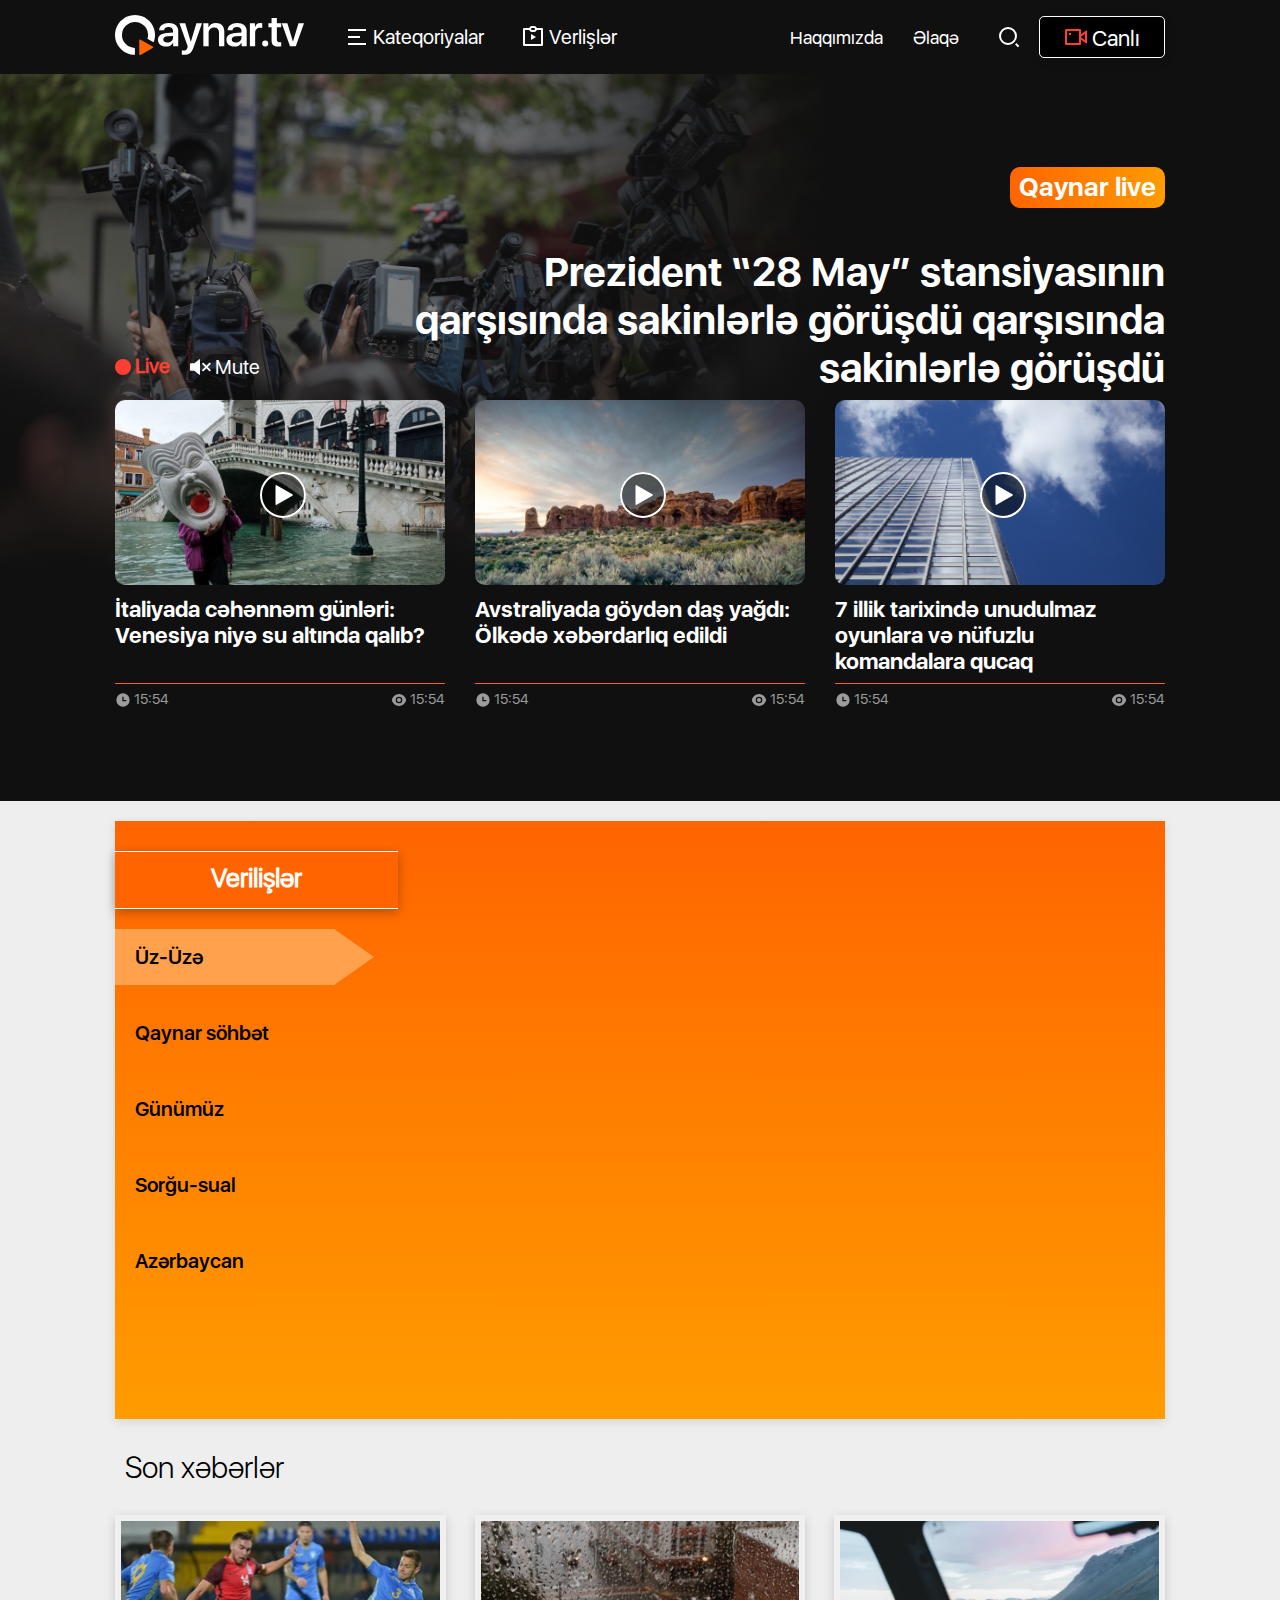
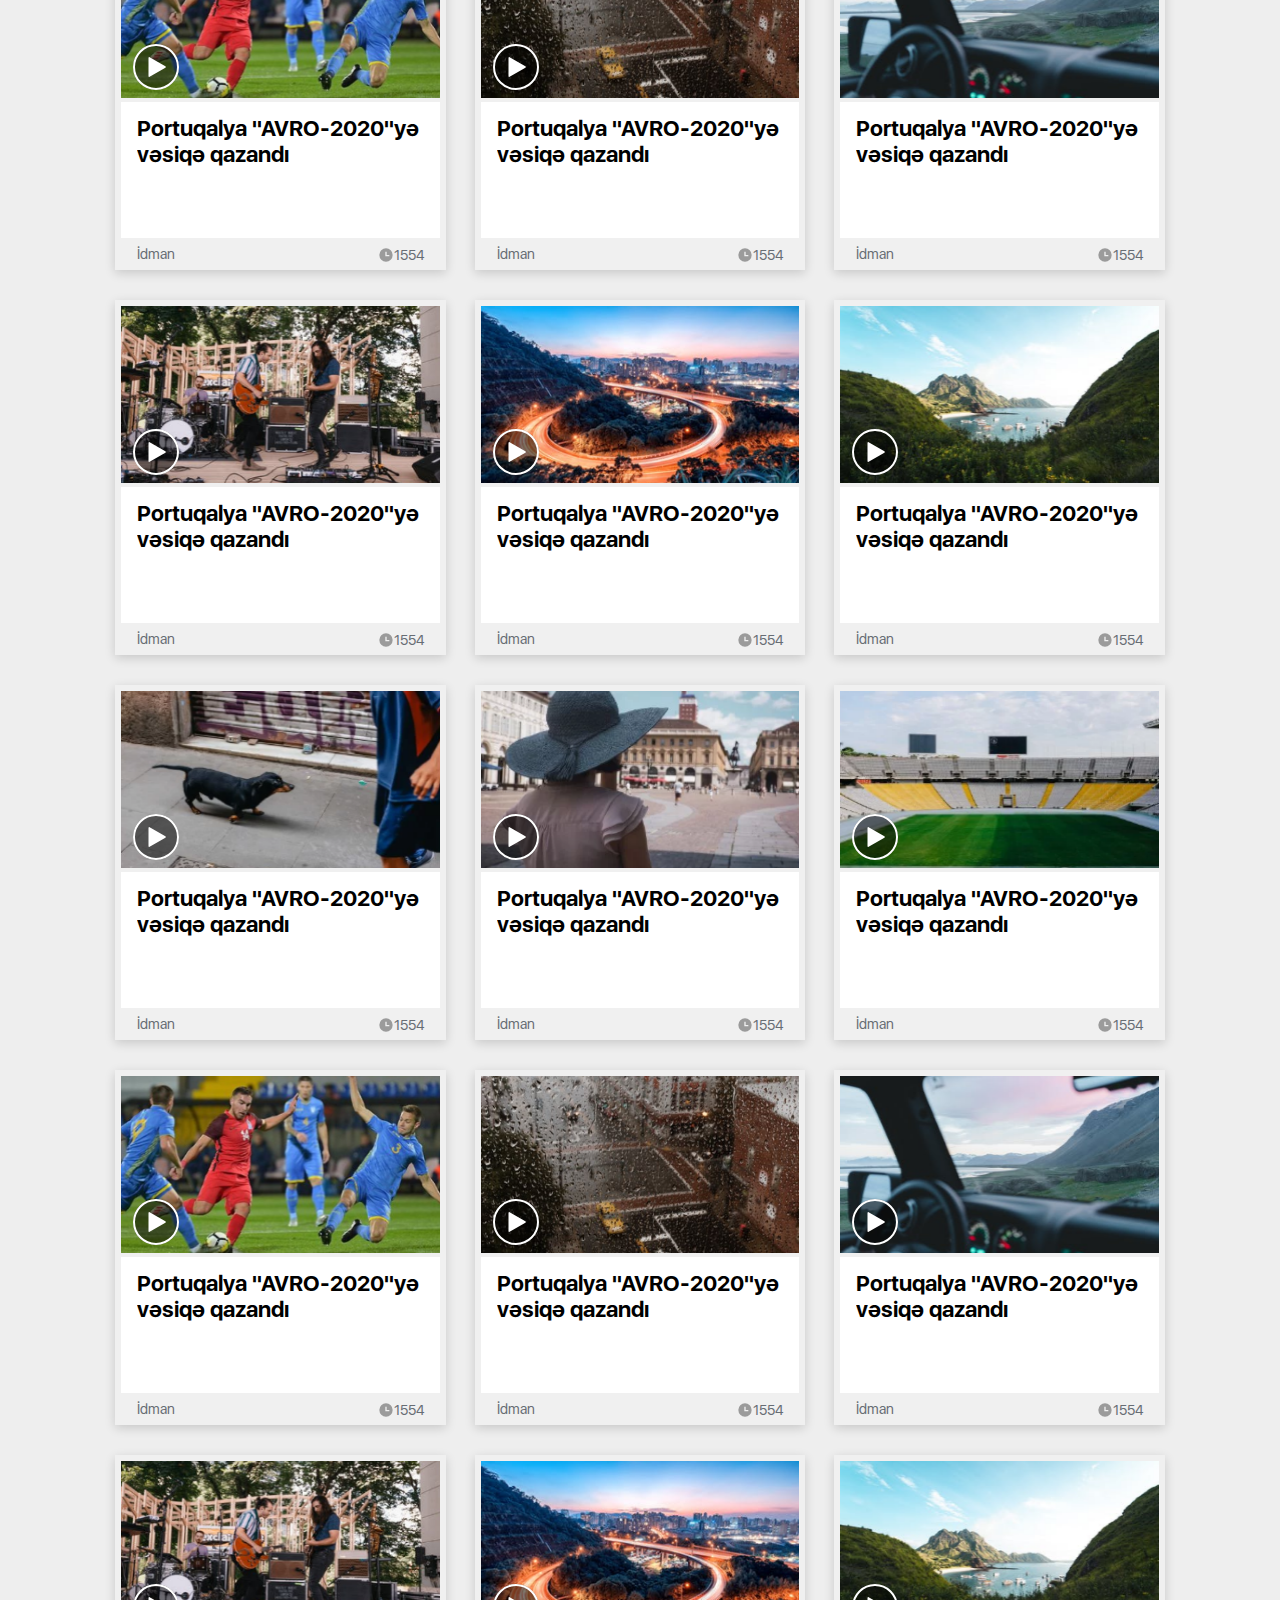
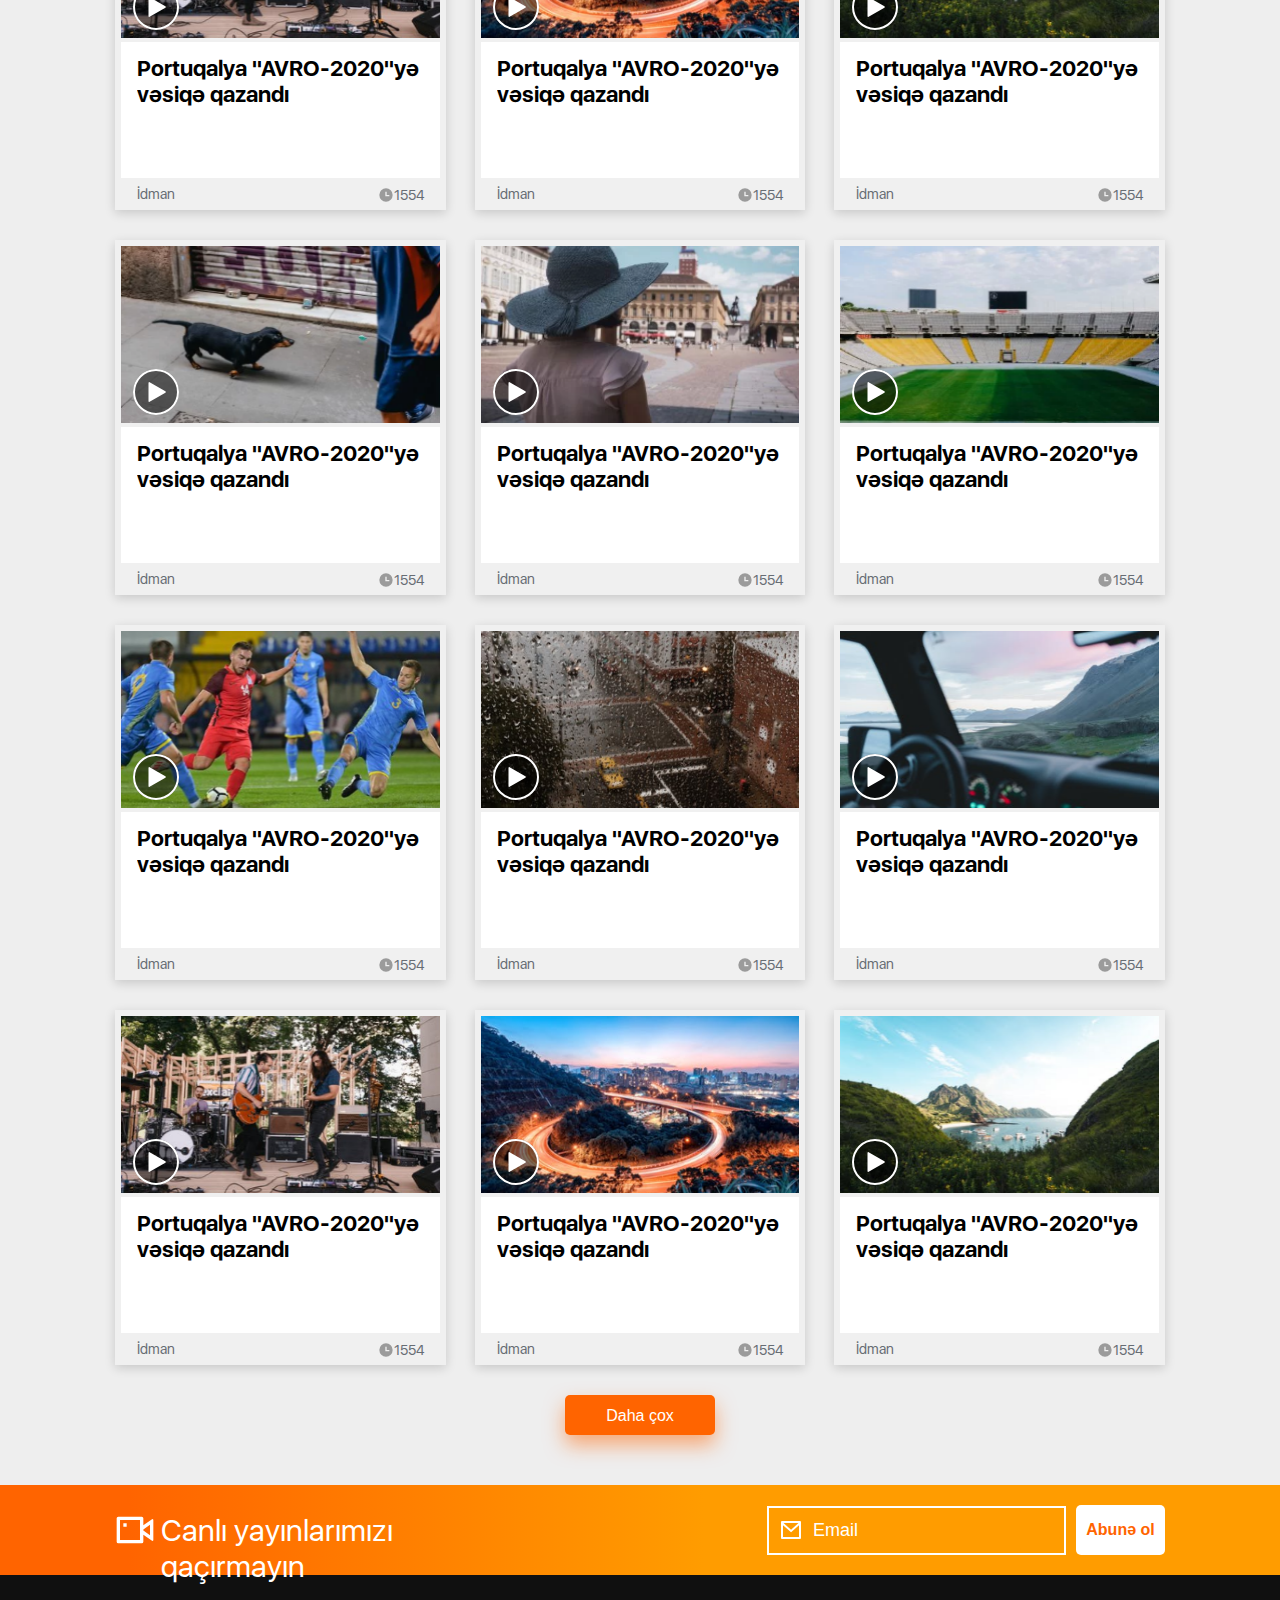
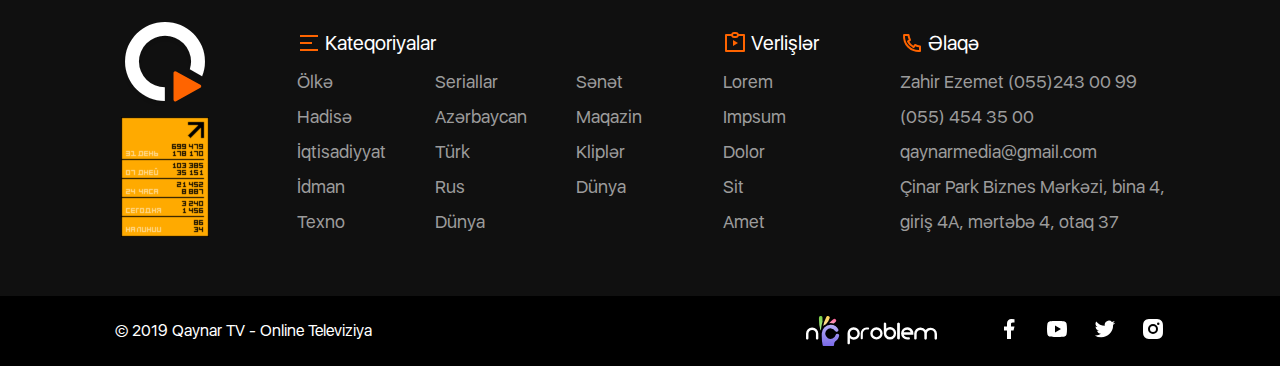
<file: index.html>
<!DOCTYPE html>
<html lang="en">

<head>
    <meta charset="UTF-8">
    <meta name="viewport" content="width=device-width, initial-scale=1.0">
    <meta http-equiv="refresh" content="ie=edge">
    <meta name="keywords" content="HTML, CSS, XML, XHTML, JavaScript">
    <meta name="description" content="Free Web tutorials on HTML and CSS">
    <meta name="author" content="John Doe">
    <title>QaynarInfo</title>
    <link rel="stylesheet" href="./css/style.css">
</head>
<script>
    if (screen.width <= 992) {
        window.location.replace('/mobile/m-index.html');
    }
</script>

<body class="desktop-body">
    <header>
        <div class="header-container">
            <div class="logo">
                <a href="/"><img alt="" src="./img/logo.svg" /></a>
            </div>
            <nav class="header-nav">
                <div class="nav-left">
                    <div class="category">
                        <img class="img" src="./img/category.svg" alt="">
                        <span>Kateqoriyalar</span>
                    </div>
                    <div class="nav-item ni-v">
                        <img class="img" src="./img/player.svg" alt="" />
                        <span>Verlişlər</span>
                    </div>
                </div>
                <div class="nav-right">
                    <a href="./desktop/about.html" class="nav-item ni-h">Haqqımızda</a>
                    <a href="./desktop/contact.html" class="nav-item">Əlaqə</a>
                    <div class="nav-item search-item">
                        <form action="" class="search-form">
                            <input type="search" name="search" id="search-for">
                            <label for="search-for"></label>
                            <button type="submit" class="search-btn"><img src="./img/serach.svg" alt=""/></button>
                        </form>
                    </div>
                    <div class="nav-item alive"><img class="img" src="./img/camera.svg" alt="" /><span>Canlı</span></div>
                </div>
            </nav>
        </div>
        <div class="cat-navbar">
            <nav class="cat-navbar-nav">
                <a href="./desktop/category.html">Əsas</a>
                <a href="./desktop/category.html">Ölkə</a>
                <a href="./desktop/category.html">Hadisə</a>
                <a href="./desktop/category.html">İqtisadiyyat</a>
                <a href="./desktop/category.html">İdman</a>
                <a href="./desktop/category.html">Texno</a>
                <a href="./desktop/category.html">Sənət</a>
                <a href="./desktop/category.html">Maqazin</a>
                <a href="./desktop/category.html">Seriallar</a>
                <a href="./desktop/category.html">Kliplər</a>
                <a href="./desktop/category.html">Dünya</a>
            </nav>
        </div>
        <div class="broadcast-navbar">
            <nav class="broadcast-navbar-nav">
                <a href="./desktop/category.html">Əsas</a>
                <a href="./desktop/category.html">Ölkə</a>
                <a href="./desktop/category.html">Hadisə</a>
                <a href="./desktop/category.html">İqtisadiyyat</a>
                <a href="./desktop/category.html">İdman</a>
                <a href="./desktop/category.html">Texno</a>
                <a href="./desktop/category.html">Sənət</a>
                <a href="./desktop/category.html">Maqazin</a>
                <a href="./desktop/category.html">Seriallar</a>
                <a href="./desktop/category.html">Kliplər</a>
                <a href="./desktop/category.html">Dünya</a>
            </nav>
        </div>
    </header>
    <div class="live-popup">
        <img class="live-popup-img" src="../img/close.svg" alt="">
        <video src="" controls poster="./img/mn-news-1.png"></video>
    </div>
    <div id="advert-popup">
        <ins class="advert-popup-ins" data-site="" data-ad-client="" data-ad-slot="" data-name="">
            
        </ins>
    </div>
    <main>
        <section class="main-news">
            <div class="mn-container">
                <div class="mni-content">
                    <img class="main-news-img" src="./img/main-img.png" alt="" />
                    <div class="img-layer-right"></div>
                    <div class="img-layer-bottom"></div>
                </div>
                <div class="mn-title">
                    <div class="mn-title-container">
                        <div class="mn-live">Qaynar live</div>
                        <h3 class="mn-title-text">Prezident “28 May” stansiyasının qarşısında sakinlərlə görüşdü qarşısında sakinlərlə görüşdü
                        </h3>
                    </div>
                </div>
            </div>
            <div class="main-news-info-container">
                <div class="main-news-info">

                    <div class="mn-three">
                        <div class="mn-head">
                            <div class="mn-head-live">
                                <span class="rec"></span>
                                <span class="mn-head-live-text">Live</span>
                            </div>
                            <div class="mn-head-mute">
                                <img src="./img/mute.svg" alt="" />
                                <span class="mn-head-mute-text">Mute</span>
                            </div>
                        </div>
                        <div class="mn-three-content">
                            <div class="mn-item">
                                <div class="mn-item-video">
                                    <a href="./desktop/news.html">
                                        <img src="./img/mn-news-1.png" alt="">
                                        <div class="mn-item-video-play">
                                            <img src="./img/mn-news-play.svg" alt="" />
                                        </div>
                                    </a>
                                </div>
                                <a href="./desktop/news.html" class="mn-item-title">
         İtaliyada cəhənnəm günləri:
         Venesiya niyə su altında
         qalıb?
        </a>
                                <div class="mn-item-line"></div>
                                <div class="mn-item-time_views">
                                    <div class="mn-item-time">
                                        <img src="./img/oclock.svg" alt="">
                                        <span class="mn-item-time-value">15:54</span>
                                    </div>
                                    <div class="mn-item-view">
                                        <img src="./img/eye.svg" alt="">
                                        <span class="mn-item-view-value">15:54</span>
                                    </div>
                                </div>
                            </div>
                            <div class="mn-item">
                                <div class="mn-item-video">
                                    <a href="./desktop/news.html">
                                        <img src="./img/mn-news-2.png" alt="">
                                        <div class="mn-item-video-play">
                                            <img src="./img/mn-news-play.svg" alt="" />
                                        </div>
                                    </a>
                                </div>
                                <a href="/desktop/news.html" class="mn-item-title">Avstraliyada göydən daş yağdı:
         Ölkədə xəbərdarlıq edildi</a>
                                <div class="mn-item-line"></div>
                                <div class="mn-item-time_views">
                                    <div class="mn-item-time">
                                        <img src="./img/oclock.svg" alt="">
                                        <span class="mn-item-time-value">15:54</span>
                                    </div>
                                    <div class="mn-item-view">
                                        <img src="./img/eye.svg" alt="">
                                        <span class="mn-item-view-value">15:54</span>
                                    </div>
                                </div>
                            </div>
                            <div class="mn-item">
                                <div class="mn-item-video">
                                    <a href="./desktop/news.html">
                                        <img src="./img/mn-news-3.png" alt="">
                                        <div class="mn-item-video-play">
                                            <img src="./img/mn-news-play.svg" alt="" />
                                        </div>
                                    </a>
                                </div>
                                <a href="/desktop/news.html" class="mn-item-title">7 illik tarixində unudulmaz
         oyunlara və nüfuzlu
         komandalara qucaq</a>
                                <div class="mn-item-line"></div>
                                <div class="mn-item-time_views">
                                    <div class="mn-item-time">
                                        <img src="./img/oclock.svg" alt="">
                                        <span class="mn-item-time-value">15:54</span>
                                    </div>
                                    <div class="mn-item-view">
                                        <img src="./img/eye.svg" alt="">
                                        <span class="mn-item-view-value">15:54</span>
                                    </div>
                                </div>
                            </div>
                        </div>
                    </div>
                </div>
            </div>
        </section>
        <section class="shows-container">
            <div class="shows-content">
                <div class="shows-aside">
                    <h3 class="shows-aside-head">
                        Verilişlər
                    </h3>
                    <ul class="shows-aside-bar" id="msab">
                        <li class="sab-item sab-active">
                            <span>Üz-Üzə</span>
                            <div class="sab-item-triangle sabt-active"></div>
                        </li>
                        <li class="sab-item">
                            <span>Qaynar söhbət</span>
                            <div class="sab-item-triangle"></div>
                        </li>
                        <li class="sab-item">
                            <span>Günümüz</span>
                            <div class="sab-item-triangle"></div>
                        </li>
                        <li class="sab-item">
                            <span>Sorğu-sual</span>
                            <div class="sab-item-triangle"></div>
                        </li>
                        <li class="sab-item">
                            <span>Azərbaycan</span>
                            <div class="sab-item-triangle"></div>
                        </li>
                    </ul>
                </div>
                <div class="shows-main">
                    <div class="shows-main-container" data-name="Üz-Üzə">
                        <div class="shows-main-item smi-left">
                            <a href="./desktop/news.html">
                            <div>
                                <img class="smi-left-img" src="./img/smi-1.png" alt="" />
                                <img class="smi-img" src="./img/mn-news-play.svg" alt="" class="smi-play">
                            </div>
                                <div class="smi-info">
                                    <a href="./desktop/news.html" class="smi-text smit-l">Ekspert: "Neft zolağına aid
            ərazilərdə yaşamaq həyat
            üçün təhlükəlidir"</a>
                                </div>
                            </a>
                        </div>

                        <div class="shows-main-item smi-right">
                            <a href="./desktop/news.html">
                                <div>
                                    <img class="smi-right-img" src="./img/smi-2.png" alt="" />
                                    <img class="smi-img" src="./img/mn-news-play.svg" alt="" class="smi-play">
                                </div>
                                <span class="smi-right-new">yeni</span>
                                <div class="smi-info">
                                    <a href="./desktop/news.html" class="smi-text smit-r">Dadaşlinski kimdir? - İlk dəfə bioqrafiyasından
            danışdı</a>
                                </div>
                            </a>
                        </div>
                        <div class="shows-main-item smi-right">
                            <a href="./desktop/news.html">
                                <div>
                                    <img class="smi-right-img" src="./img/smi-3.png" alt="" />
                                    <img class="smi-img" src="./img/mn-news-play.svg" alt="" class="smi-play">
                                </div>
                                <div class="smi-info">
                                    <a href="./desktop/news.html" class="smi-text smit-r">Azərbaycanlı rejissorun filmi Amerika
            səhnəsində</a>
                                </div>
                            </a>
                        </div>

                        <div class="shows-main-item smi-left">
                            <a href="./desktop/news.html">
                                <div>
                                    <img class="smi-left-img" src="./img/smi-4.png" alt="" />
                                    <img class="smi-img" src="./img/mn-news-play.svg" alt="" class="smi-play">
                                </div>
                                <div class="smi-info">
                                    <a href="./desktop/news.html" class="smi-text smit-l">İnsan üzlü balıq görüntüləndi</a>
                                </div>
                            </a>
                        </div>

                    </div>
                    <div class="shows-main-container" data-name="Qaynar söhbət">
                        <div class="shows-main-item smi-left">
                            <a href="./desktop/news.html">
                            <div>
                                <img class="smi-left-img" src="./img/smi-1.png" alt="" />
                                <img class="smi-img" src="./img/mn-news-play.svg" alt="" class="smi-play">
                            </div>
                                <div class="smi-info">
                                    <a href="./desktop/news.html" class="smi-text smit-l">Ekspert: "Neft zolağına aid
            ərazilərdə yaşamaq həyat
            üçün təhlükəlidir"</a>
                                </div>
                            </a>
                        </div>

                        <div class="shows-main-item smi-right">
                            <a href="./desktop/news.html">
                                <div>
                                    <img class="smi-right-img" src="./img/smi-2.png" alt="" />
                                    <img class="smi-img" src="./img/mn-news-play.svg" alt="" class="smi-play">
                                </div>
                                <span class="smi-right-new">yeni</span>
                                <div class="smi-info">
                                    <a href="./desktop/news.html" class="smi-text smit-r">Dadaşlinski kimdir? - İlk dəfə bioqrafiyasından
            danışdı</a>
                                </div>
                            </a>
                        </div>
                        <div class="shows-main-item smi-right">
                            <a href="./desktop/news.html">
                                <div>
                                    <img class="smi-right-img" src="./img/smi-3.png" alt="" />
                                    <img class="smi-img" src="./img/mn-news-play.svg" alt="" class="smi-play">
                                </div>
                                <div class="smi-info">
                                    <a href="./desktop/news.html" class="smi-text smit-r">Azərbaycanlı rejissorun filmi Amerika
            səhnəsində</a>
                                </div>
                            </a>
                        </div>

                        <div class="shows-main-item smi-left">
                            <a href="./desktop/news.html">
                                <div>
                                    <img class="smi-left-img" src="./img/smi-4.png" alt="" />
                                    <img class="smi-img" src="./img/mn-news-play.svg" alt="" class="smi-play">
                                </div>
                                <div class="smi-info">
                                    <a href="./desktop/news.html" class="smi-text smit-l">İnsan üzlü balıq görüntüləndi</a>
                                </div>
                            </a>
                        </div>

                    </div>
                </div>
        </section>
        <section class="last-news-section">
            <div class="last-news-container">
                <div class="last-news-header">
                    <h6>Son xəbərlər</h6>
                </div>
                <div class="last-news-content">
                    <div class="last-news-item">
                        <div class="last-news-img-content">
                            <a href="./desktop/news.html">
                                <img class="last-news-img" src="./img/ln-1.png" alt="">
                                <img class="lni-player" src="./img/mn-news-play.svg" alt=""></a>
                        </div>
                        <div class="last-news-text-content">
                            <a href="./desktop/news.html" class="last-news-text">Portuqalya "AVRO-2020"yə
        vəsiqə qazandı</a>
                        </div>
                        <div class="last-news-cat-time">
                            <span class="last-news-cat">İdman</span>
                            <div class="last-news-time">
                                <img src="./img/oclock.svg" alt="">
                                <span class="lnt">1554</span>
                            </div>
                        </div>
                    </div>

                    <div class="last-news-item">
                        <div class="last-news-img-content">
                            <a href="./desktop/news.html">
                                <img class="last-news-img" src="./img/ln-2.png" alt="">
                                <img class="lni-player" src="./img/mn-news-play.svg" alt=""></a>
                            </a>
                        </div>
                        <div class="last-news-text-content">
                            <a href="./desktop/news.html" class="last-news-text">Portuqalya "AVRO-2020"yə
        vəsiqə qazandı</a>
                        </div>
                        <div class="last-news-cat-time">
                            <span class="last-news-cat">İdman</span>
                            <div class="last-news-time">
                                <img src="./img/oclock.svg" alt="">
                                <span class="lnt">1554</span>
                            </div>
                        </div>
                    </div>

                    <div class="last-news-item">
                        <div class="last-news-img-content">
                            <a href="./desktop/news.html">
                                <img class="last-news-img" src="./img/ln-3.png" alt="">
                            </a>
                        </div>
                        <div class="last-news-text-content">
                            <a href="./desktop/news.html" class="last-news-text">Portuqalya "AVRO-2020"yə
        vəsiqə qazandı</a>
                        </div>
                        <div class="last-news-cat-time">
                            <span class="last-news-cat">İdman</span>
                            <div class="last-news-time">
                                <img src="./img/oclock.svg" alt="">
                                <span class="lnt">1554</span>
                            </div>
                        </div>
                    </div>

                    <div class="last-news-item">
                        <div class="last-news-img-content">
                            <a href="./desktop/news.html">
                                <img class="last-news-img" src="./img/ln-4.png" alt="">
                                <img class="lni-player" src="./img/mn-news-play.svg" alt=""></a>
                            </a>
                        </div>
                        <div class="last-news-text-content">
                            <a href="./desktop/news.html" class="last-news-text">Portuqalya "AVRO-2020"yə
        vəsiqə qazandı</a>
                        </div>
                        <div class="last-news-cat-time">
                            <span class="last-news-cat">İdman</span>
                            <div class="last-news-time">
                                <img src="./img/oclock.svg" alt="">
                                <span class="lnt">1554</span>
                            </div>
                        </div>
                    </div>

                    <div class="last-news-item">
                        <div class="last-news-img-content">
                            <a href="./desktop/news.html">
                                <img class="last-news-img" src="./img/ln-5.png" alt="">
                                <img class="lni-player" src="./img/mn-news-play.svg" alt=""></a>
                        </div>
                        <div class="last-news-text-content">
                            <a href="./desktop/news.html" class="last-news-text">Portuqalya "AVRO-2020"yə
        vəsiqə qazandı</a>
                        </div>
                        <div class="last-news-cat-time">
                            <span class="last-news-cat">İdman</span>
                            <div class="last-news-time">
                                <img src="./img/oclock.svg" alt="">
                                <span class="lnt">1554</span>
                            </div>
                        </div>
                    </div>

                    <div class="last-news-item">
                        <div class="last-news-img-content">
                            <a href="./desktop/news.html">
                                <img class="last-news-img" src="./img/ln-6.png" alt="">
                                <img class="lni-player" src="./img/mn-news-play.svg" alt=""></a>
                        </div>
                        <div class="last-news-text-content">
                            <a href="./desktop/news.html" class="last-news-text">Portuqalya "AVRO-2020"yə
        vəsiqə qazandı</a>
                        </div>
                        <div class="last-news-cat-time">
                            <span class="last-news-cat">İdman</span>
                            <div class="last-news-time">
                                <img src="./img/oclock.svg" alt="">
                                <span class="lnt">1554</span>
                            </div>
                        </div>
                    </div>

                    <div class="last-news-item">
                        <div class="last-news-img-content">
                            <a href="./desktop/news.html">
                                <img class="last-news-img" src="./img/ln-7.png" alt="">
                                <img class="lni-player" src="./img/mn-news-play.svg" alt=""></a>
                        </div>
                        <div class="last-news-text-content">
                            <a href="./desktop/news.html" class="last-news-text">Portuqalya "AVRO-2020"yə
        vəsiqə qazandı</a>
                        </div>
                        <div class="last-news-cat-time">
                            <span class="last-news-cat">İdman</span>
                            <div class="last-news-time">
                                <img src="./img/oclock.svg" alt="">
                                <span class="lnt">1554</span>
                            </div>
                        </div>
                    </div>

                    <div class="last-news-item">
                        <div class="last-news-img-content">
                            <a href="./desktop/news.html">
                                <img class="last-news-img" src="./img/ln-8.png" alt="">
                                <img class="lni-player" src="./img/mn-news-play.svg" alt=""></a>
                        </div>
                        <div class="last-news-text-content">
                            <a href="./desktop/news.html" class="last-news-text">Portuqalya "AVRO-2020"yə
        vəsiqə qazandı</a>
                        </div>
                        <div class="last-news-cat-time">
                            <span class="last-news-cat">İdman</span>
                            <div class="last-news-time">
                                <img src="./img/oclock.svg" alt="">
                                <span class="lnt">1554</span>
                            </div>
                        </div>
                    </div>

                    <div class="last-news-item">
                        <div class="last-news-img-content">
                            <a href="./desktop/news.html">
                                <img class="last-news-img" src="./img/ln-9.png" alt="">
                                <img class="lni-player" src="./img/mn-news-play.svg" alt=""></a>
                        </div>
                        <div class="last-news-text-content">
                            <a href="./desktop/news.html" class="last-news-text">Portuqalya "AVRO-2020"yə
        vəsiqə qazandı</a>
                        </div>
                        <div class="last-news-cat-time">
                            <span class="last-news-cat">İdman</span>
                            <div class="last-news-time">
                                <img src="./img/oclock.svg" alt="">
                                <span class="lnt">1554</span>
                            </div>
                        </div>
                    </div>

                    <div class="last-news-item">
                        <div class="last-news-img-content">
                            <a href="./desktop/news.html">
                                <img class="last-news-img" src="./img/ln-1.png" alt="">
                                <img class="lni-player" src="./img/mn-news-play.svg" alt=""></a>
                        </div>
                        <div class="last-news-text-content">
                            <a href="./desktop/news.html" class="last-news-text">Portuqalya "AVRO-2020"yə
        vəsiqə qazandı</a>
                        </div>
                        <div class="last-news-cat-time">
                            <span class="last-news-cat">İdman</span>
                            <div class="last-news-time">
                                <img src="./img/oclock.svg" alt="">
                                <span class="lnt">1554</span>
                            </div>
                        </div>
                    </div>

                    <div class="last-news-item">
                        <div class="last-news-img-content">
                            <a href="./desktop/news.html">
                                <img class="last-news-img" src="./img/ln-2.png" alt="">
                                <img class="lni-player" src="./img/mn-news-play.svg" alt=""></a>
                        </div>
                        <div class="last-news-text-content">
                            <a href="./desktop/news.html" class="last-news-text">Portuqalya "AVRO-2020"yə
        vəsiqə qazandı</a>
                        </div>
                        <div class="last-news-cat-time">
                            <span class="last-news-cat">İdman</span>
                            <div class="last-news-time">
                                <img src="./img/oclock.svg" alt="">
                                <span class="lnt">1554</span>
                            </div>
                        </div>
                    </div>

                    <div class="last-news-item">
                        <div class="last-news-img-content">
                            <a href="./desktop/news.html">
                                <img class="last-news-img" src="./img/ln-3.png" alt="">
                                <img class="lni-player" src="./img/mn-news-play.svg" alt=""></a>
                        </div>
                        <div class="last-news-text-content">
                            <a href="./desktop/news.html" class="last-news-text">Portuqalya "AVRO-2020"yə
        vəsiqə qazandı</a>
                        </div>
                        <div class="last-news-cat-time">
                            <span class="last-news-cat">İdman</span>
                            <div class="last-news-time">
                                <img src="./img/oclock.svg" alt="">
                                <span class="lnt">1554</span>
                            </div>
                        </div>
                    </div>

                    <div class="last-news-item">
                        <div class="last-news-img-content">
                            <a href="./desktop/news.html">
                                <img class="last-news-img" src="./img/ln-4.png" alt="">
                                <img class="lni-player" src="./img/mn-news-play.svg" alt=""></a>
                        </div>
                        <div class="last-news-text-content">
                            <a href="./desktop/news.html" class="last-news-text">Portuqalya "AVRO-2020"yə
        vəsiqə qazandı</a>
                        </div>
                        <div class="last-news-cat-time">
                            <span class="last-news-cat">İdman</span>
                            <div class="last-news-time">
                                <img src="./img/oclock.svg" alt="">
                                <span class="lnt">1554</span>
                            </div>
                        </div>
                    </div>

                    <div class="last-news-item">
                        <div class="last-news-img-content">
                            <a href="./desktop/news.html">
                                <img class="last-news-img" src="./img/ln-5.png" alt="">
                                <img class="lni-player" src="./img/mn-news-play.svg" alt=""></a>
                        </div>
                        <div class="last-news-text-content">
                            <a href="./desktop/news.html" class="last-news-text">Portuqalya "AVRO-2020"yə
        vəsiqə qazandı</a>
                        </div>
                        <div class="last-news-cat-time">
                            <span class="last-news-cat">İdman</span>
                            <div class="last-news-time">
                                <img src="./img/oclock.svg" alt="">
                                <span class="lnt">1554</span>
                            </div>
                        </div>
                    </div>

                    <div class="last-news-item">
                        <div class="last-news-img-content">
                            <a href="./desktop/news.html">
                                <img class="last-news-img" src="./img/ln-6.png" alt="">
                                <img class="lni-player" src="./img/mn-news-play.svg" alt=""></a>
                        </div>
                        <div class="last-news-text-content">
                            <a href="./desktop/news.html" class="last-news-text">Portuqalya "AVRO-2020"yə
        vəsiqə qazandı</a>
                        </div>
                        <div class="last-news-cat-time">
                            <span class="last-news-cat">İdman</span>
                            <div class="last-news-time">
                                <img src="./img/oclock.svg" alt="">
                                <span class="lnt">1554</span>
                            </div>
                        </div>
                    </div>


                    <div class="last-news-item">
                        <div class="last-news-img-content">
                            <a href="./desktop/news.html">
                                <img class="last-news-img" src="./img/ln-7.png" alt="">
                                <img class="lni-player" src="./img/mn-news-play.svg" alt=""></a>
                        </div>
                        <div class="last-news-text-content">
                            <a href="./desktop/news.html" class="last-news-text">Portuqalya "AVRO-2020"yə
        vəsiqə qazandı</a>
                        </div>
                        <div class="last-news-cat-time">
                            <span class="last-news-cat">İdman</span>
                            <div class="last-news-time">
                                <img src="./img/oclock.svg" alt="">
                                <span class="lnt">1554</span>
                            </div>
                        </div>
                    </div>

                    <div class="last-news-item">
                        <div class="last-news-img-content">
                            <a href="./desktop/news.html">
                                <img class="last-news-img" src="./img/ln-8.png" alt="">
                                <img class="lni-player" src="./img/mn-news-play.svg" alt=""></a>
                        </div>
                        <div class="last-news-text-content">
                            <a href="./desktop/news.html" class="last-news-text">Portuqalya "AVRO-2020"yə
        vəsiqə qazandı</a>
                        </div>
                        <div class="last-news-cat-time">
                            <span class="last-news-cat">İdman</span>
                            <div class="last-news-time">
                                <img src="./img/oclock.svg" alt="">
                                <span class="lnt">1554</span>
                            </div>
                        </div>
                    </div>

                    <div class="last-news-item">
                        <div class="last-news-img-content">
                            <a href="./desktop/news.html">
                                <img class="last-news-img" src="./img/ln-9.png" alt="">
                                <img class="lni-player" src="./img/mn-news-play.svg" alt=""></a>
                        </div>
                        <div class="last-news-text-content">
                            <a href="./desktop/news.html" class="last-news-text">Portuqalya "AVRO-2020"yə
        vəsiqə qazandı</a>
                        </div>
                        <div class="last-news-cat-time">
                            <span class="last-news-cat">İdman</span>
                            <div class="last-news-time">
                                <img src="./img/oclock.svg" alt="">
                                <span class="lnt">1554</span>
                            </div>
                        </div>
                    </div>

                    <div class="last-news-item">
                        <div class="last-news-img-content">
                            <a href="./desktop/news.html">
                                <img class="last-news-img" src="./img/ln-1.png" alt="">
                                <img class="lni-player" src="./img/mn-news-play.svg" alt=""></a>
                        </div>
                        <div class="last-news-text-content">
                            <a href="./desktop/news.html" class="last-news-text">Portuqalya "AVRO-2020"yə
        vəsiqə qazandı</a>
                        </div>
                        <div class="last-news-cat-time">
                            <span class="last-news-cat">İdman</span>
                            <div class="last-news-time">
                                <img src="./img/oclock.svg" alt="">
                                <span class="lnt">1554</span>
                            </div>
                        </div>
                    </div>

                    <div class="last-news-item">
                        <div class="last-news-img-content">
                            <a href="./desktop/news.html">
                                <img class="last-news-img" src="./img/ln-2.png" alt="">
                                <img class="lni-player" src="./img/mn-news-play.svg" alt=""></a>
                        </div>
                        <div class="last-news-text-content">
                            <a href="./desktop/news.html" class="last-news-text">Portuqalya "AVRO-2020"yə
        vəsiqə qazandı</a>
                        </div>
                        <div class="last-news-cat-time">
                            <span class="last-news-cat">İdman</span>
                            <div class="last-news-time">
                                <img src="./img/oclock.svg" alt="">
                                <span class="lnt">1554</span>
                            </div>
                        </div>
                    </div>

                    <div class="last-news-item">
                        <div class="last-news-img-content">
                            <a href="./desktop/news.html">
                                <img class="last-news-img" src="./img/ln-3.png" alt="">
                                <img class="lni-player" src="./img/mn-news-play.svg" alt=""></a>
                        </div>
                        <div class="last-news-text-content">
                            <a href="./desktop/news.html" class="last-news-text">Portuqalya "AVRO-2020"yə
        vəsiqə qazandı</a>
                        </div>
                        <div class="last-news-cat-time">
                            <span class="last-news-cat">İdman</span>
                            <div class="last-news-time">
                                <img src="./img/oclock.svg" alt="">
                                <span class="lnt">1554</span>
                            </div>
                        </div>
                    </div>

                    <div class="last-news-item">
                        <div class="last-news-img-content">
                            <a href="./desktop/news.html">
                                <img class="last-news-img" src="./img/ln-4.png" alt="">
                                <img class="lni-player" src="./img/mn-news-play.svg" alt=""></a>
                        </div>
                        <div class="last-news-text-content">
                            <a href="./desktop/news.html" class="last-news-text">Portuqalya "AVRO-2020"yə
        vəsiqə qazandı</a>
                        </div>
                        <div class="last-news-cat-time">
                            <span class="last-news-cat">İdman</span>
                            <div class="last-news-time">
                                <img src="./img/oclock.svg" alt="">
                                <span class="lnt">1554</span>
                            </div>
                        </div>
                    </div>

                    <div class="last-news-item">
                        <div class="last-news-img-content">
                            <a href="./desktop/news.html">
                                <img class="last-news-img" src="./img/ln-5.png" alt="">
                                <img class="lni-player" src="./img/mn-news-play.svg" alt=""></a>
                        </div>
                        <div class="last-news-text-content">
                            <a href="./desktop/news.html" class="last-news-text">Portuqalya "AVRO-2020"yə
        vəsiqə qazandı</a>
                        </div>
                        <div class="last-news-cat-time">
                            <span class="last-news-cat">İdman</span>
                            <div class="last-news-time">
                                <img src="./img/oclock.svg" alt="">
                                <span class="lnt">1554</span>
                            </div>
                        </div>
                    </div>

                    <div class="last-news-item">
                        <div class="last-news-img-content">
                            <a href="./desktop/news.html">
                                <img class="last-news-img" src="./img/ln-6.png" alt="">
                                <img class="lni-player" src="./img/mn-news-play.svg" alt=""></a>
                        </div>
                        <div class="last-news-text-content">
                            <a href="./desktop/news.html" class="last-news-text">Portuqalya "AVRO-2020"yə
        vəsiqə qazandı</a>
                        </div>
                        <div class="last-news-cat-time">
                            <span class="last-news-cat">İdman</span>
                            <div class="last-news-time">
                                <img src="./img/oclock.svg" alt="">
                                <span class="lnt">1554</span>
                            </div>
                        </div>
                    </div>
                </div>
                <div class="last-news-btn-container">
                    <button class="last-news-btn">Daha çox</button>
                </div>
            </div>
        </section>
        <section class="join-section">
            <div class="join-container">
                <div class="join-img-text">
                    <img src="./img/camera-w.svg" alt="">
                    <div class="join-text">Canlı yayınlarımızı qaçırmayın</div>
                </div>
                <div class="join-form">
                    <form action="">
                        <div class="input-container">
                            <img src="./img/mail.svg" alt="">
                            <input id="email" type="email" name="email" placeholder="Email">
                            <label for="email"></label>
                        </div>
                        <input class="join-form-btn" type="submit" value="Abunə ol">
                    </form>
                </div>
            </div>
        </section>
        <footer>
            <div class="footer-container">
                <div class="footer-content">
                    <div class="logo-content">
                        <img class="lc-logo" src="./img/logo-f.svg" alt="">
                        <img class="lc-img" src="./img/f825d606.png" alt="">
                    </div>
                    <div class="footer-category-content">
                        <div class="fc-head">
                            <img src="./img/category-f.svg" alt="">
                            <h4>Kateqoriyalar</h4>
                        </div>
                        <div class="fcc-content">
                            <a class="fcc-item" href="./desktop/category.html">Ölkə</a>
                            <a class="fcc-item" href="./desktop/category.html">Hadisə</a>
                            <a class="fcc-item" href="./desktop/category.html">İqtisadiyyat</a>
                            <a class="fcc-item" href="./desktop/category.html">İdman</a>
                            <a class="fcc-item" href="./desktop/category.html">Texno</a>
                            <a class="fcc-item" href="./desktop/category.html">Seriallar</a>
                            <a class="fcc-item" href="./desktop/category.html">Azərbaycan</a>
                            <a class="fcc-item" href="./desktop/category.html">Türk</a>
                            <a class="fcc-item" href="./desktop/category.html">Rus</a>
                            <a class="fcc-item" href="./desktop/category.html">Dünya</a>
                            <a class="fcc-item" href="./desktop/category.html">Sənət</a>
                            <a class="fcc-item" href="./desktop/category.html">Maqazin</a>
                            <a class="fcc-item" href="./desktop/category.html">Kliplər</a>
                            <a class="fcc-item" href="./desktop/category.html">Dünya</a>

                        </div>
                    </div>
                    <div class="footer-show-content">
                        <div class="fc-head">
                            <img src="./img/player-f.svg" alt="">
                            <h4>Verlişlər</h4>
                        </div>
                        <div class="fsc-content">
                            <a class="fcc-item" href="./desktop/category.html">Lorem</a>
                            <a class="fcc-item" href="./desktop/category.html">Impsum</a>
                            <a class="fcc-item" href="./desktop/category.html">Dolor</a>
                            <a class="fcc-item" href="./desktop/category.html">Sit</a>
                            <a class="fcc-item" href="./desktop/category.html">Amet</a>
                        </div>
                    </div>
                    <div class="footer-contact-content">
                        <div class="fc-head">
                            <img src="./img/phone.svg" alt="">
                            <h4>Əlaqə</h4>
                        </div>
                        <div class="fcc-contact-content">
                            <p class="fcc-item fc-contanct">Zahir Ezemet (055)243 00 99</p>
                            <p class="fcc-item fc-contanct">(055) 454 35 00</p>
                            <p class="fcc-item fc-contanct">qaynarmedia@gmail.com</p>
                            <p class="fcc-item fc-contanct">Çinar Park Biznes Mərkəzi, bina 4,</p>
                            <p class="fcc-item fc-contanct">giriş 4A, mərtəbə 4, otaq 37</p>
                        </div>
                    </div>
                </div>
            </div>
            <div class="footer-copyright-container">
                <div class="footer-copyright">
                    <div class="footer-copyright-left">
                        <span>&#169; 2019 Qaynar TV - Online Televiziya</span>
                    </div>
                    <div class="footer-copyright-right">
                        <img src="./img/np-logo.svg" alt="">
                        <div class="fc-sosial_link">
                            <a href="#"><img class="fcsl-item" src="./img/fb.svg" alt=""></a>
                            <a href="#"><img class="fcsl-item" src="./img/youtube.svg" alt=""></a>
                            <a href="#"><img class="fcsl-item" src="./img/twitter.svg" alt=""></a>
                            <a href="#"><img class="fcsl-item" src="./img/instagram.svg" alt=""></a>
                        </div>
                    </div>
                </div>
            </div>
        </footer>
    </main>

</body>

<script src="./js/jquery.min.js"></script>
<script async src="./js/ad.js" type="module"></script>
<script async src="./js/poll.js" type="module"></script>
<script async src="./js/index.js" type="module"></script>


</html>
</file>
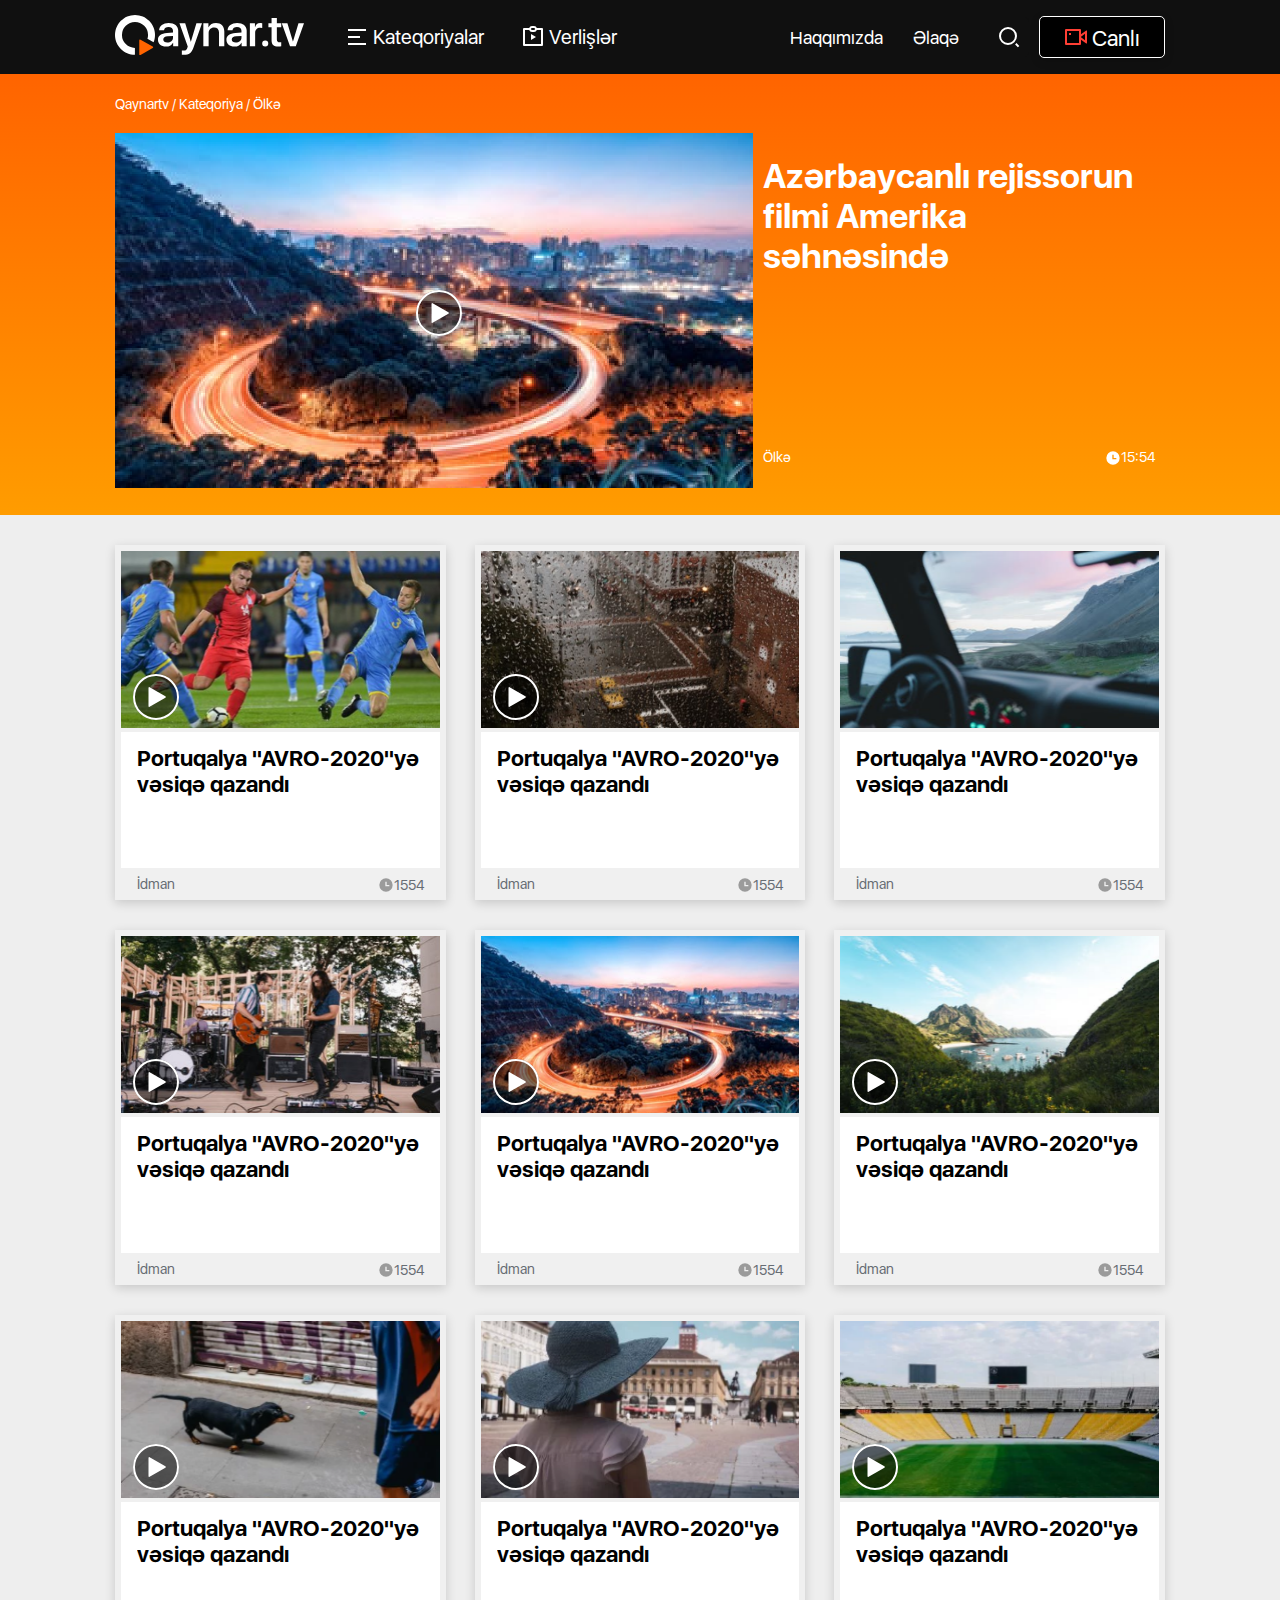
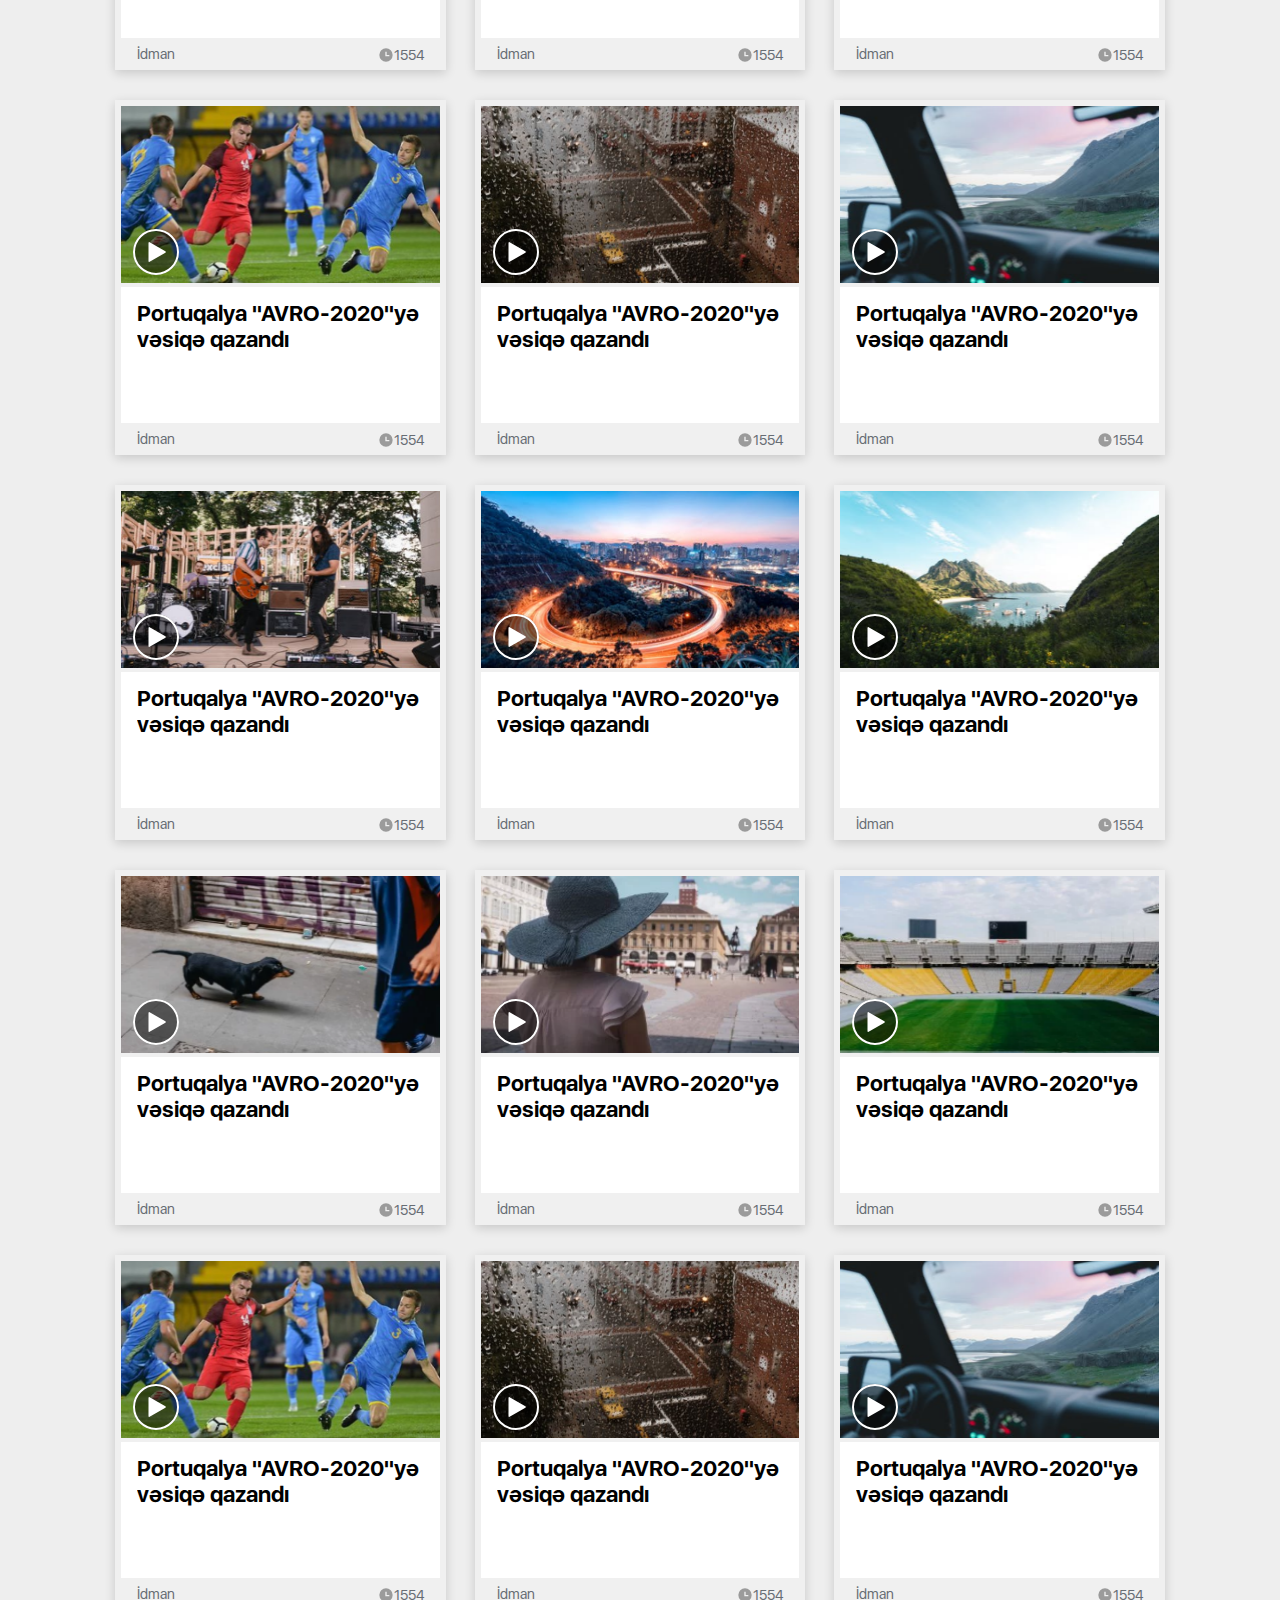
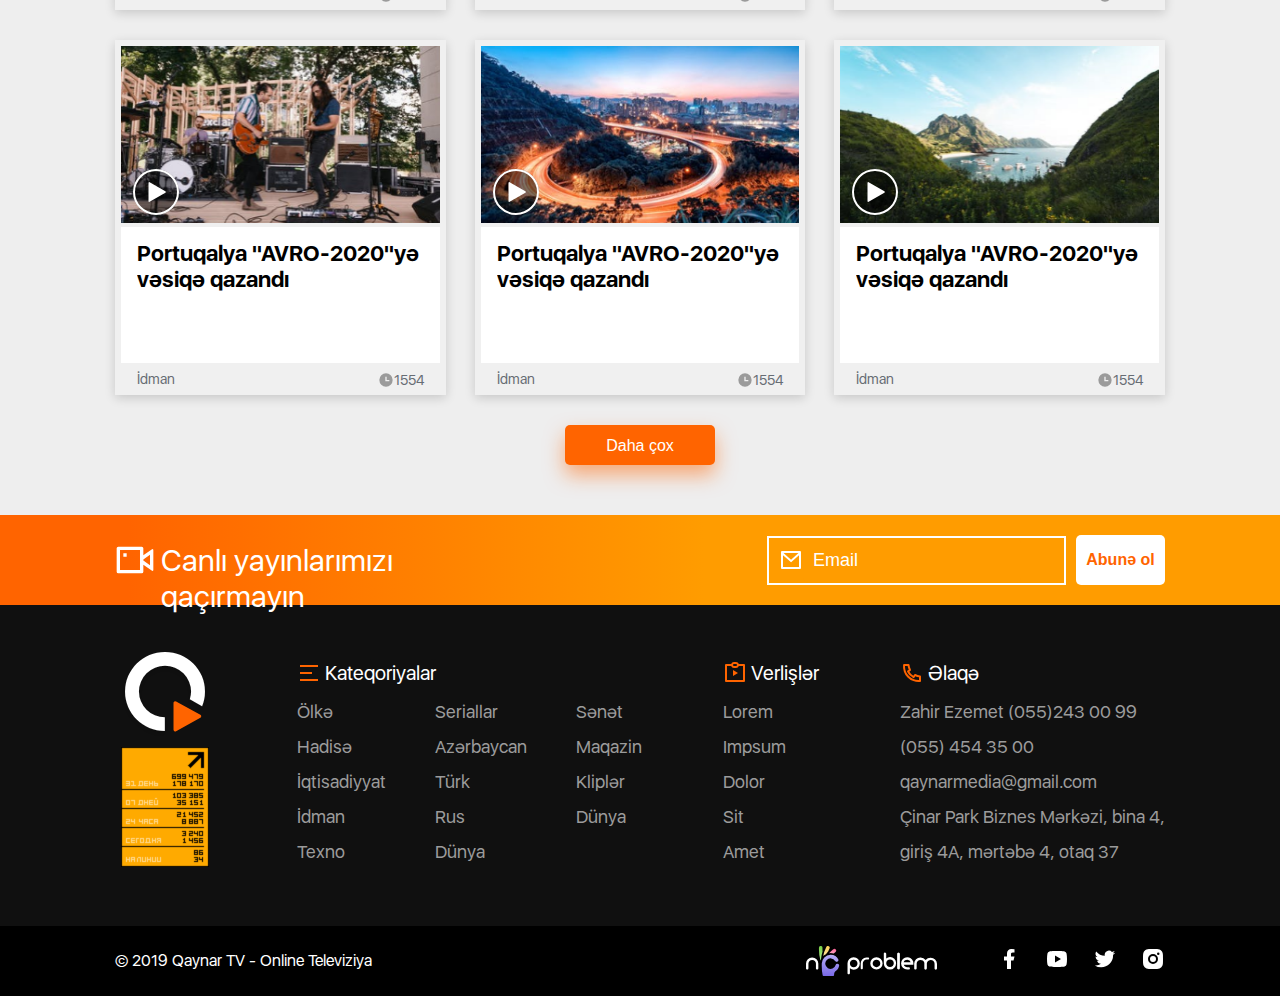
<file: desktop/category.html>
<!DOCTYPE html>
<html lang="en">

<head>
    <meta charset="UTF-8">
    <meta name="viewport" content="width=device-width, initial-scale=1.0">
    <meta http-equiv="X-UA-Compatible" content="ie=edge">
    <title>QaynarInfo</title>
    <link rel="stylesheet" href="../css/style.css">
</head>

<body class="desktop-body">
    <header>
        <div class="header-container">
            <div class="logo">
                <a href="/"><img alt="" src="../img/logo.svg" /></a>
            </div>
            <nav class="header-nav">
                <div class="nav-left">
                    <div class="category">
                        <img class="img" src="../img/category.svg" alt="" />
                        <span>Kateqoriyalar</span>
                    </div>
                    <div class="nav-item ni-v">
                        <img class="img" src="../img/player.svg" alt="" />
                        <span>Verlişlər</span>
                    </div>
                </div>
                <div class="nav-right">
                    <a href="./about.html" class="nav-item ni-h">Haqqımızda</a>
                    <a href="./contact.html" class="nav-item">Əlaqə</a>
                    <div class="nav-item search-item">
                        <form action="" class="search-form">
                            <input type="search" name="search" id="search-for">
                            <label for="search-for"></label>
                            <button type="submit" class="search-btn"><img src="../img/serach.svg" alt=""/></button>
                        </form>
                    </div>
                    <div class="nav-item alive"><img class="img" src="../img/camera.svg" alt="" /><span>Canlı</span></div>
                </div>
            </nav>
        </div>
        <div class="cat-navbar">
            <nav class="cat-navbar-nav">
                <a href="./category.html">Əsas</a>
                <a href="./category.html">Ölkə</a>
                <a href="./category.html">Hadisə</a>
                <a href="./category.html">İqtisadiyyat</a>
                <a href="./category.html">İdman</a>
                <a href="./category.html">Texno</a>
                <a href="./category.html">Sənət</a>
                <a href="./category.html">Maqazin</a>
                <a href="./category.html">Seriallar</a>
                <a href="./category.html">Kliplər</a>
                <a href="./category.html">Dünya</a>
            </nav>
        </div>
        <div class="broadcast-navbar">
            <nav class="broadcast-navbar-nav">
                <a href="./category.html">Əsas</a>
                <a href="./category.html">Ölkə</a>
                <a href="./category.html">Hadisə</a>
                <a href="./category.html">İqtisadiyyat</a>
                <a href="./category.html">İdman</a>
                <a href="./category.html">Texno</a>
                <a href="./category.html">Sənət</a>
                <a href="./category.html">Maqazin</a>
                <a href="./category.html">Seriallar</a>
                <a href="./category.html">Kliplər</a>
                <a href="./category.html">Dünya</a>
            </nav>
        </div>
    </header>
    <div class="live-popup">
        <img class="live-popup-img" src="../img/close.svg" alt="">
        <video width="650px" src="" controls poster="../img/mn-news-1.png"></video>
    </div>
    <main>
        <section class="category-section">
            <div class="category-section-container">
                <div class="csc-header">
                    <span>Qaynartv / Kateqoriya / Ölkə</span>
                </div>
                <div class="csc-body">
                    <div class="csc-body-img">
                        <a href="#"><img class="cscbi-main" src="../img/cat-img.png" alt="">
                            <img class="csc-player" src="../img/mn-news-play.svg" alt="">
                        </a>
                    </div>
                    <div class="csc-info-div">
                        <h1>Azərbaycanlı rejissorun filmi Amerika səhnəsində</h1>
                        <div class="csc-info-h">
                            <span>Ölkə</span>
                            <span class="csc-info-h-2"><img src="../img/oclock-w.svg" alt="">15:54</span>
                        </div>
                    </div>
                </div>
            </div>
        </section>
        <section class="last-news-section">
            <div class="last-news-container">
                <div class="last-news-header">
                </div>
                <div class="last-news-content">
                    <div class="last-news-item">
                        <div class="last-news-img-content">
                            <a href="./news.html">
                                <img class="last-news-img" src="../img/ln-1.png" alt="">
                                <img class="lni-player" src="../img/mn-news-play.svg" alt=""></a>
                        </div>
                        <div class="last-news-text-content">
                            <a href="./news.html" class="last-news-text">Portuqalya "AVRO-2020"yə
        vəsiqə qazandı</a>
                        </div>
                        <div class="last-news-cat-time">
                            <span class="last-news-cat">İdman</span>
                            <div class="last-news-time">
                                <img src="../img/oclock.svg" alt="">
                                <span class="lnt">1554</span>
                            </div>
                        </div>
                    </div>

                    <div class="last-news-item">
                        <div class="last-news-img-content">
                            <a href="./news.html">
                                <img class="last-news-img" src="../img/ln-2.png" alt="">
                                <img class="lni-player" src="../img/mn-news-play.svg" alt=""></a>
                            </a>
                        </div>
                        <div class="last-news-text-content">
                            <a href="./news.html" class="last-news-text">Portuqalya "AVRO-2020"yə
        vəsiqə qazandı</a>
                        </div>
                        <div class="last-news-cat-time">
                            <span class="last-news-cat">İdman</span>
                            <div class="last-news-time">
                                <img src="../img/oclock.svg" alt="">
                                <span class="lnt">1554</span>
                            </div>
                        </div>
                    </div>

                    <div class="last-news-item">
                        <div class="last-news-img-content">
                            <a href="./news.html">
                                <img class="last-news-img" src="../img/ln-3.png" alt="">
                            </a>
                        </div>
                        <div class="last-news-text-content">
                            <a href="./news.html" class="last-news-text">Portuqalya "AVRO-2020"yə
        vəsiqə qazandı</a>
                        </div>
                        <div class="last-news-cat-time">
                            <span class="last-news-cat">İdman</span>
                            <div class="last-news-time">
                                <img src="../img/oclock.svg" alt="">
                                <span class="lnt">1554</span>
                            </div>
                        </div>
                    </div>

                    <div class="last-news-item">
                        <div class="last-news-img-content">
                            <a href="./news.html">
                                <img class="last-news-img" src="../img/ln-4.png" alt="">
                                <img class="lni-player" src="../img/mn-news-play.svg" alt=""></a>
                            </a>
                        </div>
                        <div class="last-news-text-content">
                            <a href="./news.html" class="last-news-text">Portuqalya "AVRO-2020"yə
        vəsiqə qazandı</a>
                        </div>
                        <div class="last-news-cat-time">
                            <span class="last-news-cat">İdman</span>
                            <div class="last-news-time">
                                <img src="../img/oclock.svg" alt="">
                                <span class="lnt">1554</span>
                            </div>
                        </div>
                    </div>

                    <div class="last-news-item">
                        <div class="last-news-img-content">
                            <a href="./news.html">
                                <img class="last-news-img" src="../img/ln-5.png" alt="">
                                <img class="lni-player" src="../img/mn-news-play.svg" alt=""></a>
                        </div>
                        <div class="last-news-text-content">
                            <a href="./news.html" class="last-news-text">Portuqalya "AVRO-2020"yə
        vəsiqə qazandı</a>
                        </div>
                        <div class="last-news-cat-time">
                            <span class="last-news-cat">İdman</span>
                            <div class="last-news-time">
                                <img src="../img/oclock.svg" alt="">
                                <span class="lnt">1554</span>
                            </div>
                        </div>
                    </div>

                    <div class="last-news-item">
                        <div class="last-news-img-content">
                            <a href="./news.html">
                                <img class="last-news-img" src="../img/ln-6.png" alt="">
                                <img class="lni-player" src="../img/mn-news-play.svg" alt=""></a>
                        </div>
                        <div class="last-news-text-content">
                            <a href="./news.html" class="last-news-text">Portuqalya "AVRO-2020"yə
        vəsiqə qazandı</a>
                        </div>
                        <div class="last-news-cat-time">
                            <span class="last-news-cat">İdman</span>
                            <div class="last-news-time">
                                <img src="../img/oclock.svg" alt="">
                                <span class="lnt">1554</span>
                            </div>
                        </div>
                    </div>

                    <div class="last-news-item">
                        <div class="last-news-img-content">
                            <a href="./news.html">
                                <img class="last-news-img" src="../img/ln-7.png" alt="">
                                <img class="lni-player" src="../img/mn-news-play.svg" alt=""></a>
                        </div>
                        <div class="last-news-text-content">
                            <a href="./news.html" class="last-news-text">Portuqalya "AVRO-2020"yə
        vəsiqə qazandı</a>
                        </div>
                        <div class="last-news-cat-time">
                            <span class="last-news-cat">İdman</span>
                            <div class="last-news-time">
                                <img src="../img/oclock.svg" alt="">
                                <span class="lnt">1554</span>
                            </div>
                        </div>
                    </div>

                    <div class="last-news-item">
                        <div class="last-news-img-content">
                            <a href="./news.html">
                                <img class="last-news-img" src="../img/ln-8.png" alt="">
                                <img class="lni-player" src="../img/mn-news-play.svg" alt=""></a>
                        </div>
                        <div class="last-news-text-content">
                            <a href="./news.html" class="last-news-text">Portuqalya "AVRO-2020"yə
        vəsiqə qazandı</a>
                        </div>
                        <div class="last-news-cat-time">
                            <span class="last-news-cat">İdman</span>
                            <div class="last-news-time">
                                <img src="../img/oclock.svg" alt="">
                                <span class="lnt">1554</span>
                            </div>
                        </div>
                    </div>

                    <div class="last-news-item">
                        <div class="last-news-img-content">
                            <a href="./news.html">
                                <img class="last-news-img" src="../img/ln-9.png" alt="">
                                <img class="lni-player" src="../img/mn-news-play.svg" alt=""></a>
                        </div>
                        <div class="last-news-text-content">
                            <a href="./news.html" class="last-news-text">Portuqalya "AVRO-2020"yə
        vəsiqə qazandı</a>
                        </div>
                        <div class="last-news-cat-time">
                            <span class="last-news-cat">İdman</span>
                            <div class="last-news-time">
                                <img src="../img/oclock.svg" alt="">
                                <span class="lnt">1554</span>
                            </div>
                        </div>
                    </div>

                    <div class="last-news-item">
                        <div class="last-news-img-content">
                            <a href="./news.html">
                                <img class="last-news-img" src="../img/ln-1.png" alt="">
                                <img class="lni-player" src="../img/mn-news-play.svg" alt=""></a>
                        </div>
                        <div class="last-news-text-content">
                            <a href="./news.html" class="last-news-text">Portuqalya "AVRO-2020"yə
        vəsiqə qazandı</a>
                        </div>
                        <div class="last-news-cat-time">
                            <span class="last-news-cat">İdman</span>
                            <div class="last-news-time">
                                <img src="../img/oclock.svg" alt="">
                                <span class="lnt">1554</span>
                            </div>
                        </div>
                    </div>

                    <div class="last-news-item">
                        <div class="last-news-img-content">
                            <a href="./news.html">
                                <img class="last-news-img" src="../img/ln-2.png" alt="">
                                <img class="lni-player" src="../img/mn-news-play.svg" alt=""></a>
                        </div>
                        <div class="last-news-text-content">
                            <a href="./news.html" class="last-news-text">Portuqalya "AVRO-2020"yə
        vəsiqə qazandı</a>
                        </div>
                        <div class="last-news-cat-time">
                            <span class="last-news-cat">İdman</span>
                            <div class="last-news-time">
                                <img src="../img/oclock.svg" alt="">
                                <span class="lnt">1554</span>
                            </div>
                        </div>
                    </div>

                    <div class="last-news-item">
                        <div class="last-news-img-content">
                            <a href="./news.html">
                                <img class="last-news-img" src="../img/ln-3.png" alt="">
                                <img class="lni-player" src="../img/mn-news-play.svg" alt=""></a>
                        </div>
                        <div class="last-news-text-content">
                            <a href="./news.html" class="last-news-text">Portuqalya "AVRO-2020"yə
        vəsiqə qazandı</a>
                        </div>
                        <div class="last-news-cat-time">
                            <span class="last-news-cat">İdman</span>
                            <div class="last-news-time">
                                <img src="../img/oclock.svg" alt="">
                                <span class="lnt">1554</span>
                            </div>
                        </div>
                    </div>

                    <div class="last-news-item">
                        <div class="last-news-img-content">
                            <a href="./news.html">
                                <img class="last-news-img" src="../img/ln-4.png" alt="">
                                <img class="lni-player" src="../img/mn-news-play.svg" alt=""></a>
                        </div>
                        <div class="last-news-text-content">
                            <a href="./news.html" class="last-news-text">Portuqalya "AVRO-2020"yə
        vəsiqə qazandı</a>
                        </div>
                        <div class="last-news-cat-time">
                            <span class="last-news-cat">İdman</span>
                            <div class="last-news-time">
                                <img src="../img/oclock.svg" alt="">
                                <span class="lnt">1554</span>
                            </div>
                        </div>
                    </div>

                    <div class="last-news-item">
                        <div class="last-news-img-content">
                            <a href="./news.html">
                                <img class="last-news-img" src="../img/ln-5.png" alt="">
                                <img class="lni-player" src="../img/mn-news-play.svg" alt=""></a>
                        </div>
                        <div class="last-news-text-content">
                            <a href="./news.html" class="last-news-text">Portuqalya "AVRO-2020"yə
        vəsiqə qazandı</a>
                        </div>
                        <div class="last-news-cat-time">
                            <span class="last-news-cat">İdman</span>
                            <div class="last-news-time">
                                <img src="../img/oclock.svg" alt="">
                                <span class="lnt">1554</span>
                            </div>
                        </div>
                    </div>

                    <div class="last-news-item">
                        <div class="last-news-img-content">
                            <a href="./news.html">
                                <img class="last-news-img" src="../img/ln-6.png" alt="">
                                <img class="lni-player" src="../img/mn-news-play.svg" alt=""></a>
                        </div>
                        <div class="last-news-text-content">
                            <a href="./news.html" class="last-news-text">Portuqalya "AVRO-2020"yə
        vəsiqə qazandı</a>
                        </div>
                        <div class="last-news-cat-time">
                            <span class="last-news-cat">İdman</span>
                            <div class="last-news-time">
                                <img src="../img/oclock.svg" alt="">
                                <span class="lnt">1554</span>
                            </div>
                        </div>
                    </div>


                    <div class="last-news-item">
                        <div class="last-news-img-content">
                            <a href="./news.html">
                                <img class="last-news-img" src="../img/ln-7.png" alt="">
                                <img class="lni-player" src="../img/mn-news-play.svg" alt=""></a>
                        </div>
                        <div class="last-news-text-content">
                            <a href="./news.html" class="last-news-text">Portuqalya "AVRO-2020"yə
        vəsiqə qazandı</a>
                        </div>
                        <div class="last-news-cat-time">
                            <span class="last-news-cat">İdman</span>
                            <div class="last-news-time">
                                <img src="../img/oclock.svg" alt="">
                                <span class="lnt">1554</span>
                            </div>
                        </div>
                    </div>

                    <div class="last-news-item">
                        <div class="last-news-img-content">
                            <a href="./news.html">
                                <img class="last-news-img" src="../img/ln-8.png" alt="">
                                <img class="lni-player" src="../img/mn-news-play.svg" alt=""></a>
                        </div>
                        <div class="last-news-text-content">
                            <a href="./news.html" class="last-news-text">Portuqalya "AVRO-2020"yə
        vəsiqə qazandı</a>
                        </div>
                        <div class="last-news-cat-time">
                            <span class="last-news-cat">İdman</span>
                            <div class="last-news-time">
                                <img src="../img/oclock.svg" alt="">
                                <span class="lnt">1554</span>
                            </div>
                        </div>
                    </div>

                    <div class="last-news-item">
                        <div class="last-news-img-content">
                            <a href="./news.html">
                                <img class="last-news-img" src="../img/ln-9.png" alt="">
                                <img class="lni-player" src="../img/mn-news-play.svg" alt=""></a>
                        </div>
                        <div class="last-news-text-content">
                            <a href="./news.html" class="last-news-text">Portuqalya "AVRO-2020"yə
        vəsiqə qazandı</a>
                        </div>
                        <div class="last-news-cat-time">
                            <span class="last-news-cat">İdman</span>
                            <div class="last-news-time">
                                <img src="../img/oclock.svg" alt="">
                                <span class="lnt">1554</span>
                            </div>
                        </div>
                    </div>

                    <div class="last-news-item">
                        <div class="last-news-img-content">
                            <a href="./news.html">
                                <img class="last-news-img" src="../img/ln-1.png" alt="">
                                <img class="lni-player" src="../img/mn-news-play.svg" alt=""></a>
                        </div>
                        <div class="last-news-text-content">
                            <a href="./news.html" class="last-news-text">Portuqalya "AVRO-2020"yə
        vəsiqə qazandı</a>
                        </div>
                        <div class="last-news-cat-time">
                            <span class="last-news-cat">İdman</span>
                            <div class="last-news-time">
                                <img src="../img/oclock.svg" alt="">
                                <span class="lnt">1554</span>
                            </div>
                        </div>
                    </div>

                    <div class="last-news-item">
                        <div class="last-news-img-content">
                            <a href="./news.html">
                                <img class="last-news-img" src="../img/ln-2.png" alt="">
                                <img class="lni-player" src="../img/mn-news-play.svg" alt=""></a>
                        </div>
                        <div class="last-news-text-content">
                            <a href="./news.html" class="last-news-text">Portuqalya "AVRO-2020"yə
        vəsiqə qazandı</a>
                        </div>
                        <div class="last-news-cat-time">
                            <span class="last-news-cat">İdman</span>
                            <div class="last-news-time">
                                <img src="../img/oclock.svg" alt="">
                                <span class="lnt">1554</span>
                            </div>
                        </div>
                    </div>

                    <div class="last-news-item">
                        <div class="last-news-img-content">
                            <a href="./news.html">
                                <img class="last-news-img" src="../img/ln-3.png" alt="">
                                <img class="lni-player" src="../img/mn-news-play.svg" alt=""></a>
                        </div>
                        <div class="last-news-text-content">
                            <a href="./news.html" class="last-news-text">Portuqalya "AVRO-2020"yə
        vəsiqə qazandı</a>
                        </div>
                        <div class="last-news-cat-time">
                            <span class="last-news-cat">İdman</span>
                            <div class="last-news-time">
                                <img src="../img/oclock.svg" alt="">
                                <span class="lnt">1554</span>
                            </div>
                        </div>
                    </div>

                    <div class="last-news-item">
                        <div class="last-news-img-content">
                            <a href="./news.html">
                                <img class="last-news-img" src="../img/ln-4.png" alt="">
                                <img class="lni-player" src="../img/mn-news-play.svg" alt=""></a>
                        </div>
                        <div class="last-news-text-content">
                            <a href="./news.html" class="last-news-text">Portuqalya "AVRO-2020"yə
        vəsiqə qazandı</a>
                        </div>
                        <div class="last-news-cat-time">
                            <span class="last-news-cat">İdman</span>
                            <div class="last-news-time">
                                <img src="../img/oclock.svg" alt="">
                                <span class="lnt">1554</span>
                            </div>
                        </div>
                    </div>

                    <div class="last-news-item">
                        <div class="last-news-img-content">
                            <a href="./news.html">
                                <img class="last-news-img" src="../img/ln-5.png" alt="">
                                <img class="lni-player" src="../img/mn-news-play.svg" alt=""></a>
                        </div>
                        <div class="last-news-text-content">
                            <a href="./news.html" class="last-news-text">Portuqalya "AVRO-2020"yə
        vəsiqə qazandı</a>
                        </div>
                        <div class="last-news-cat-time">
                            <span class="last-news-cat">İdman</span>
                            <div class="last-news-time">
                                <img src="../img/oclock.svg" alt="">
                                <span class="lnt">1554</span>
                            </div>
                        </div>
                    </div>

                    <div class="last-news-item">
                        <div class="last-news-img-content">
                            <a href="./news.html">
                                <img class="last-news-img" src="../img/ln-6.png" alt="">
                                <img class="lni-player" src="../img/mn-news-play.svg" alt=""></a>
                        </div>
                        <div class="last-news-text-content">
                            <a href="./news.html" class="last-news-text">Portuqalya "AVRO-2020"yə
        vəsiqə qazandı</a>
                        </div>
                        <div class="last-news-cat-time">
                            <span class="last-news-cat">İdman</span>
                            <div class="last-news-time">
                                <img src="../img/oclock.svg" alt="">
                                <span class="lnt">1554</span>
                            </div>
                        </div>
                    </div>
                </div>
                <div class="last-news-btn-container">
                    <button class="last-news-btn">Daha çox</button>
                </div>
            </div>
        </section>
        <section class="join-section">
            <div class="join-container">
                <div class="join-img-text">
                    <img src="../img/camera-w.svg" alt="">
                    <div class="join-text">Canlı yayınlarımızı qaçırmayın</div>
                </div>
                <div class="join-form">
                    <form action="">
                        <div class="input-container">
                            <img src="../img/mail.svg" alt="">
                            <input type="email" name="email" id="email" placeholder="Email">
                            <label for="email"></label>
                        </div>
                        <input class="join-form-btn" type="submit" value="Abunə ol">
                    </form>
                </div>
            </div>
        </section>
    </main>
    <footer>
        <div class="footer-container">
            <div class="footer-content">
                <div class="logo-content">
                    <img class="lc-logo" src="../img/logo-f.svg" alt="">
                    <img class="lc-img" src="../img/f825d606.png" alt="">
                </div>
                <div class="footer-category-content">
                    <div class="fc-head">
                        <img src="../img/category-f.svg" alt="">
                        <h4>Kateqoriyalar</h4>
                    </div>
                    <div class="fcc-content">
                        <a class="fcc-item" href="./category.html">Ölkə</a>
                        <a class="fcc-item" href="./category.html">Hadisə</a>
                        <a class="fcc-item" href="./category.html">İqtisadiyyat</a>
                        <a class="fcc-item" href="./category.html">İdman</a>
                        <a class="fcc-item" href="./category.html">Texno</a>
                        <a class="fcc-item" href="./category.html">Seriallar</a>
                        <a class="fcc-item" href="./category.html">Azərbaycan</a>
                        <a class="fcc-item" href="./category.html">Türk</a>
                        <a class="fcc-item" href="./category.html">Rus</a>
                        <a class="fcc-item" href="./category.html">Dünya</a>
                        <a class="fcc-item" href="./category.html">Sənət</a>
                        <a class="fcc-item" href="./category.html">Maqazin</a>
                        <a class="fcc-item" href="./category.html">Kliplər</a>
                        <a class="fcc-item" href="./category.html">Dünya</a>

                    </div>
                </div>
                <div class="footer-show-content">
                    <div class="fc-head">
                        <img src="../img/player-f.svg" alt="">
                        <h4>Verlişlər</h4>
                    </div>
                    <div class="fsc-content">
                        <a class="fcc-item" href="./category.html">Lorem</a>
                        <a class="fcc-item" href="./category.html">Impsum</a>
                        <a class="fcc-item" href="./category.html">Dolor</a>
                        <a class="fcc-item" href="./category.html">Sit</a>
                        <a class="fcc-item" href="./category.html">Amet</a>
                    </div>
                </div>
                <div class="footer-contact-content">
                    <div class="fc-head">
                        <img src="../img/phone.svg" alt="">
                        <h4>Əlaqə</h4>
                    </div>
                    <div class="fcc-contact-content">
                        <p class="fcc-item fc-contanct">Zahir Ezemet (055)243 00 99</p>
                        <p class="fcc-item fc-contanct">(055) 454 35 00</p>
                        <p class="fcc-item fc-contanct">qaynarmedia@gmail.com</p>
                        <p class="fcc-item fc-contanct">Çinar Park Biznes Mərkəzi, bina 4,</p>
                        <p class="fcc-item fc-contanct">giriş 4A, mərtəbə 4, otaq 37</p>
                    </div>
                </div>
            </div>
        </div>
        <div class="footer-copyright-container">
            <div class="footer-copyright">
                <div class="footer-copyright-left">
                    <span>&#169; 2019 Qaynar TV - Online Televiziya</span>
                </div>
                <div class="footer-copyright-right">
                    <img src="../img/np-logo.svg" alt="">
                    <div class="fc-sosial_link">
                        <a href="#"><img class="fcsl-item" src="../img/fb.svg" alt=""></a>
                        <a href="#"><img class="fcsl-item" src="../img/youtube.svg" alt=""></a>
                        <a href="#"><img class="fcsl-item" src="../img/twitter.svg" alt=""></a>
                        <a href="#"><img class="fcsl-item" src="../img/instagram.svg" alt=""></a>
                    </div>
                </div>
            </div>
        </div>
    </footer>
</body>
<script  src="../js/jquery.min.js"></script>
<script src="../js/index.js" type="module"></script>
</html>
</file>
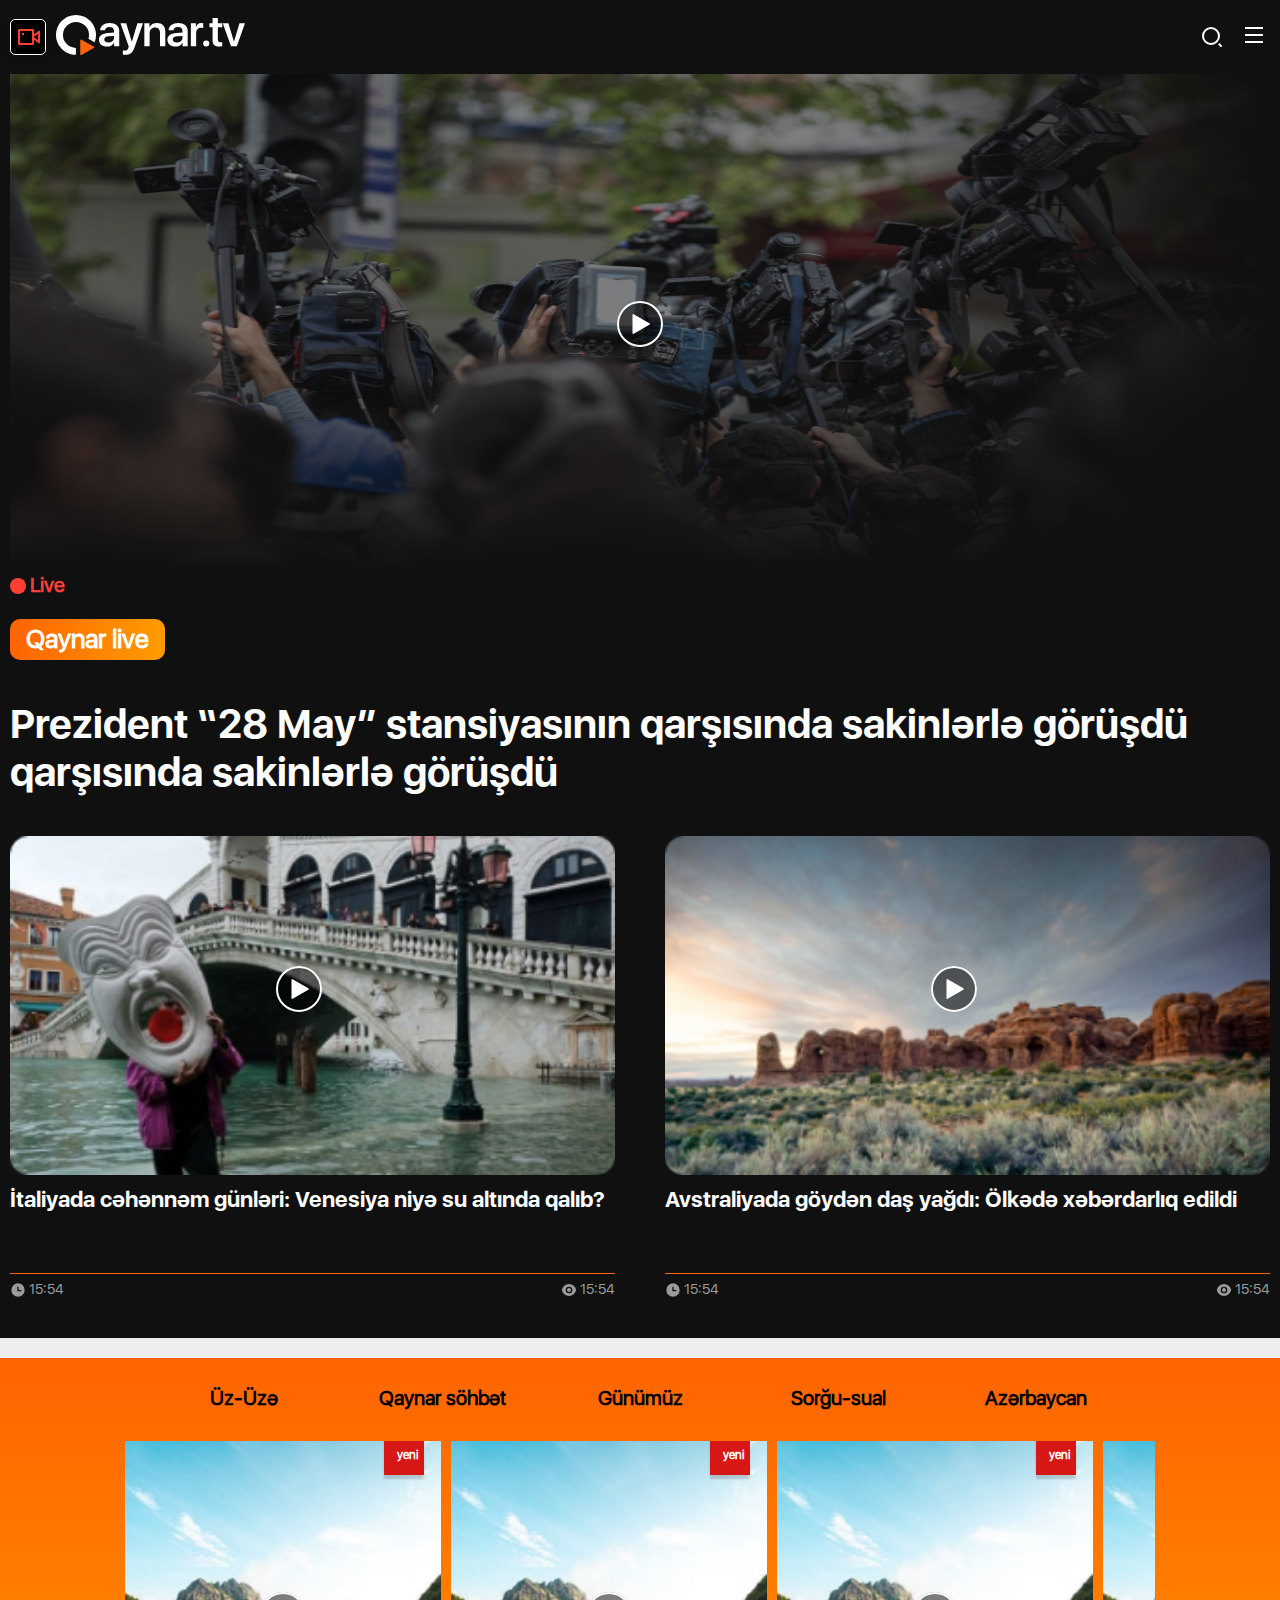
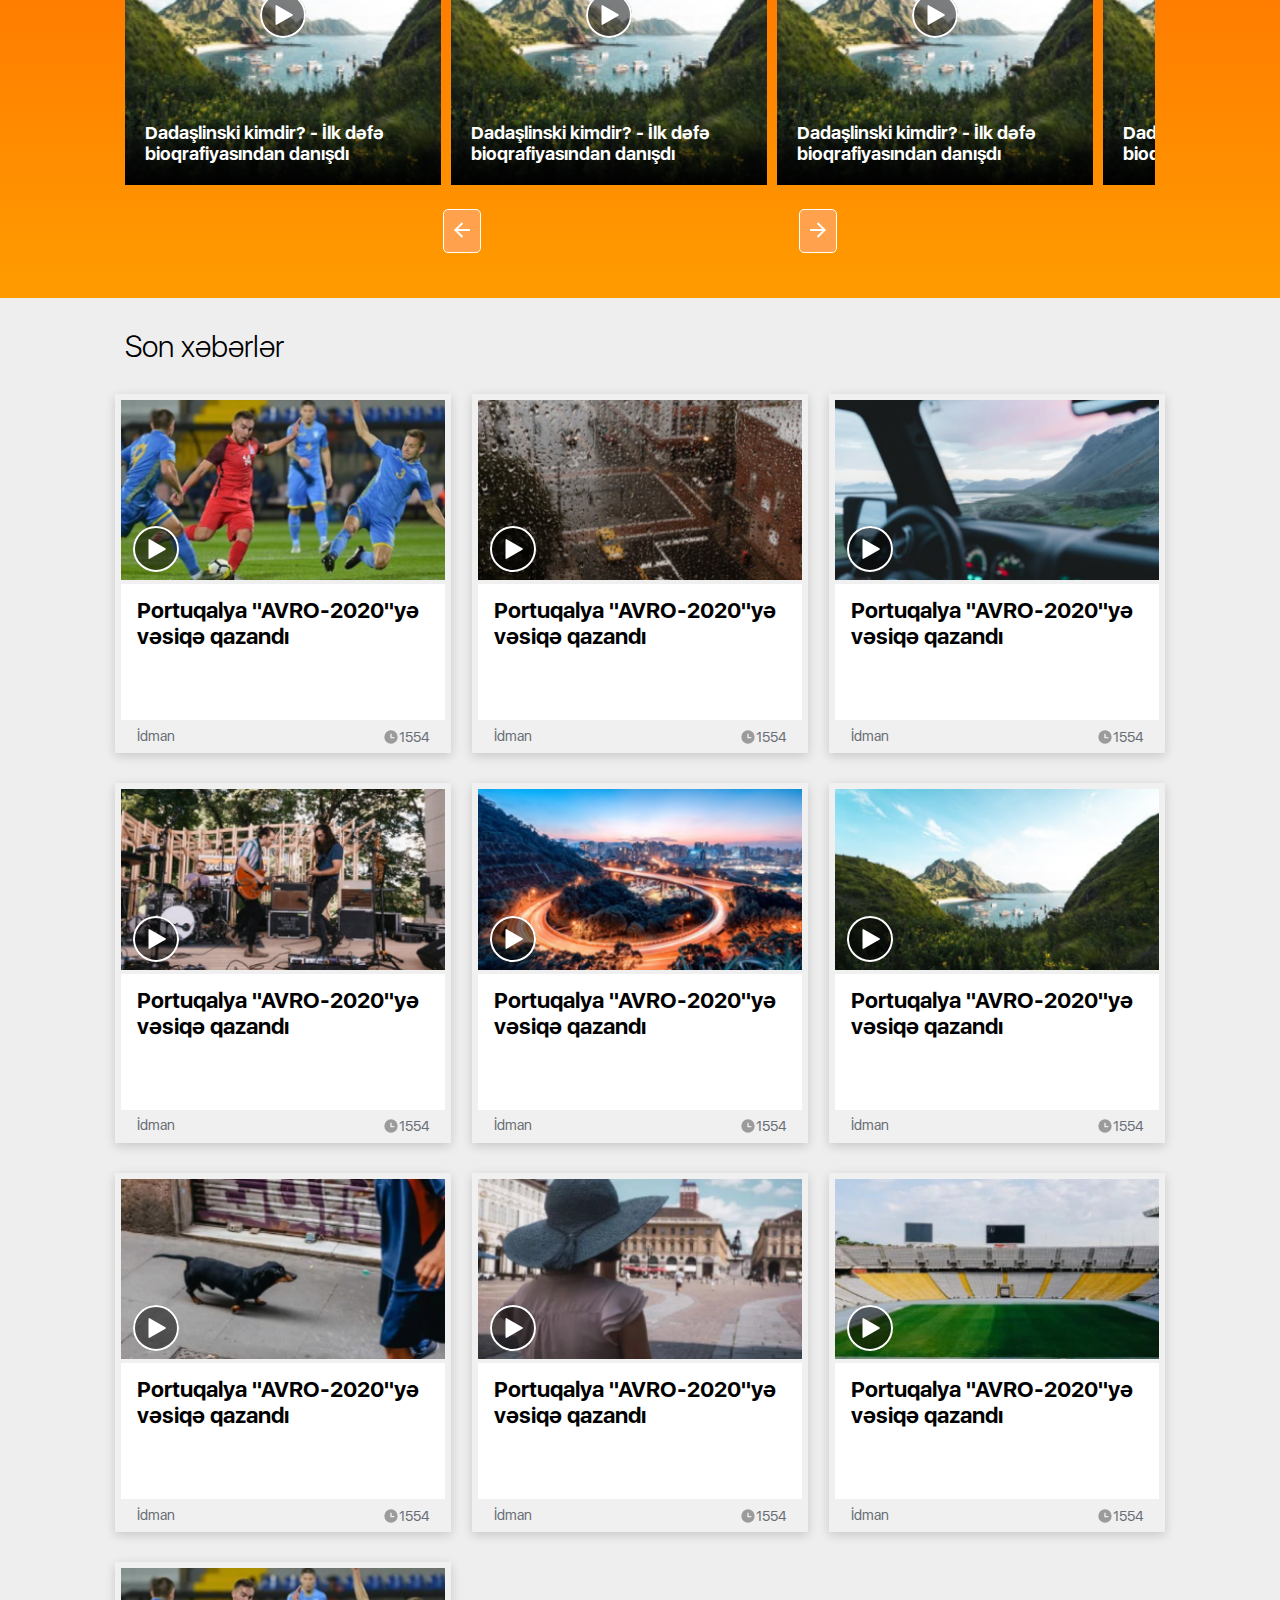
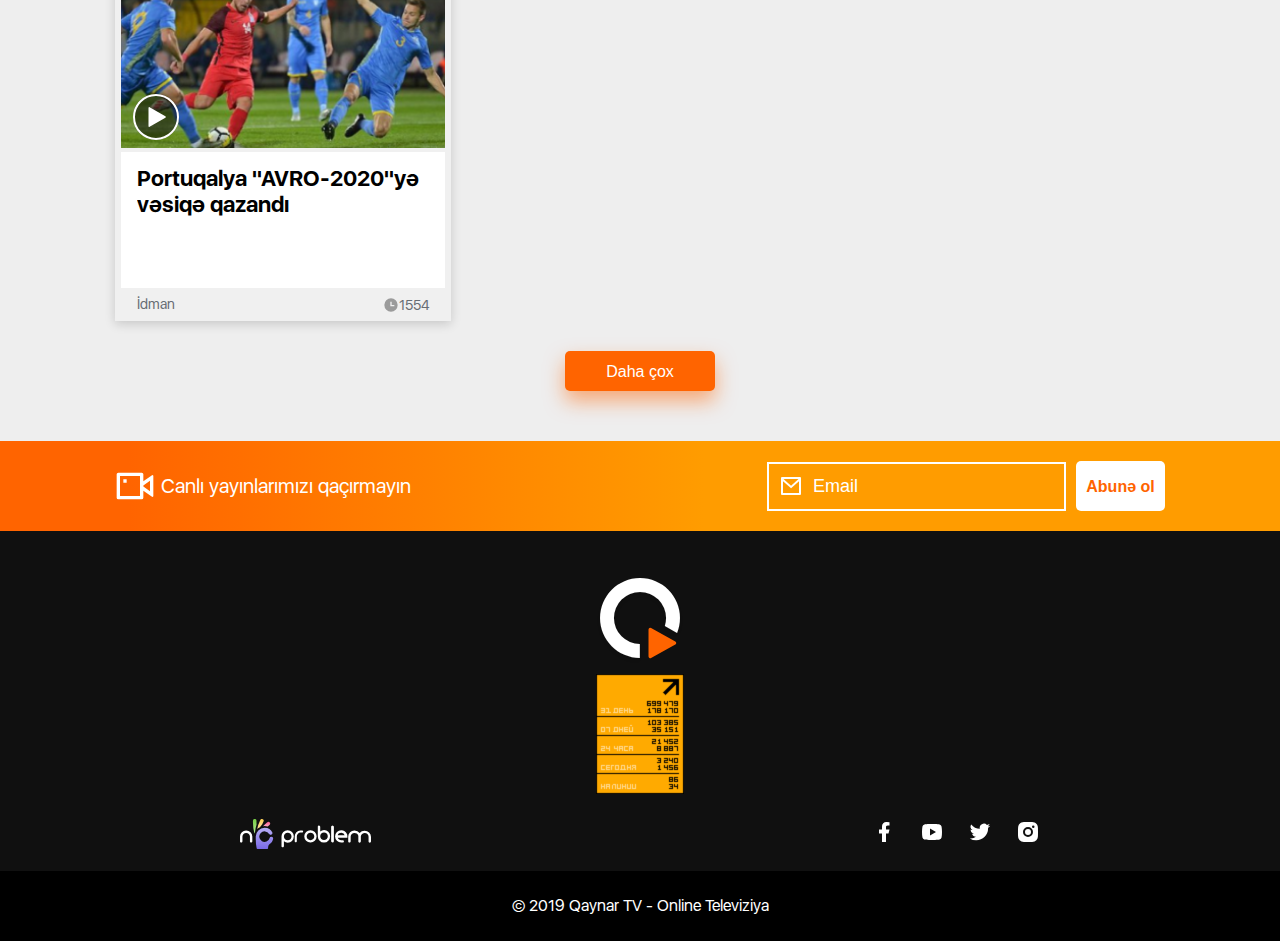
<file: mobile/m-index.html>
<!DOCTYPE html>
<html lang="en">

<head>
    <meta charset="UTF-8">
    <meta name="viewport" content="width=device-width, initial-scale=1.0">
    <meta http-equiv="X-UA-Compatible" content="ie=edge">
    <title>QaynarInfo</title>
    <link rel="stylesheet" href="../css/style.css">
    <link rel="stylesheet" href="../css/m-style.css">
</head>

<body class="mobile-body">
    <div class="wrap-body">
        <header>
            <div class="m-header-container">
                <div class="m-logo">
                    <div class="nav-item m-alive"><img class="img" src="../img/camera.svg" /></div>
                    <a href="/mobile/m-index.html"><img alt="" src="../img/logo.svg" /></a>
                </div>
                <div class="m-nav-right">
                    <div class="nav-item search-item">
                        <form action="" class="search-form">
                            <input type="search" name="search" id="search-for">
                            <label for="search-for"></label>
                            <button class="search-btn" type="submit"><img src="../img/serach.svg" alt=""/></button>
                        </form>
                    </div>
                    <div class="mnr-menu"><img class="img" src="../img/m-menu.svg" /></div>
                    <div class="close-menu"><img class="img" src="../img/close.svg" /></div>
                </div>
            </div>

        </header>
        <div class="m-navbar-container">
            <div class="footer-category-content">
                <div class="fc-head">
                    <img src="../img/category-f.svg" alt="">
                    <h4>Kateqoriyalar</h4>
                </div>
                <nav class="m-fcc-content">
                    <ul>
                        <li> <a class="fcc-item" href="./m-category.html">Ölkə</a>
                        </li>
                        <li> <a class="fcc-item" href="./m-category.html">Hadisə</a>
                        </li>
                        <li> <a class="fcc-item" href="./m-category.html">İqtisadiyyat</a>
                        </li>
                        <li> <a class="fcc-item" href="./m-category.html">İdman</a>
                        </li>
                        <li> <a class="fcc-item" href="./m-category.html">Texno</a>
                        </li>
                        <li class="subcat">Seriallar <img src="../img/arrow-down.svg" alt="">
                            <ul>
                                <li><a href="./m-category.html">Lorem</a></li>
                                <li><a href="./m-category.html">Ipsum</a></li>
                            </ul>
                        </li>
                        <li> <a class="fcc-item" href="./m-category.html">Azərbaycan</a>
                        </li>
                        <li> <a class="fcc-item" href="./m-category.html">Türk</a>
                        </li>
                        <li> <a class="fcc-item" href="./m-category.html">Rus</a>
                        </li>
                        <li> <a class="fcc-item" href="./m-category.html">Dünya</a>
                        </li>
                    </ul>

                </nav>
            </div>
            <div>
                <div class="footer-show-content">
                    <div class="fc-head">
                        <img src="../img/player-f.svg" alt="">
                        <h4>Verlişlər</h4>
                    </div>
                    <nav class="fsc-content">
                        <ul>
                            <li> <a class="fcc-item" href="./m-category.html">Lorem</a>
                            </li>
                            <li> <a class="fcc-item" href="./m-category.html">Impsum</a>
                            </li>
                            <li> <a class="fcc-item" href="./m-category.html">Dolor</a>
                            </li>
                            <li> <a class="fcc-item" href="./m-category.html">Sit</a>
                            </li>
                            <li> <a class="fcc-item" href="./m-category.html">Amet</a>
                            </li>
                        </ul>
                    </nav>
                </div>
                <div class="footer-show-content">
                    <div class="fc-head">
                        <img src="../img/threedot.svg" alt="">
                        <h4>Digər</h4>
                    </div>
                    <nav class="fsc-content">
                        <ul>
                            <li> <a class="fcc-item" href="#">Haqqımızda</a>
                            </li>
                            <li> <a class="fcc-item" href="./m-contact.html">Əlaqə</a>
                            </li>
                        </ul>
                    </nav>
                </div>
            </div>

        </div>
        <div class="m-live-popup">
            <img class="m-live-popup-img" src="../img/close.svg" alt="">
            <video width="650px" src="" controls poster="../img/mn-news-1.png"></video>
        </div>
        <div id="advert-popup">
            <div id="advert-popup-container">
                <button class="skip-btn" disabled></button>

            </div>
        </div>
        <main>
            <section class="m-main-news">
                <div class="m-mni-content">
                    <img class="main-news-img" src="../img/main-img.png" />
                    <img class="m-smi-img" src="../img/mn-news-play.svg" alt="">
                    <div class="img-layer-right"></div>
                    <div class="m-img-layer-bottom"></div>
                </div>
                <div class="m-mn-title">
                    <div class="m-mn-head-live">
                        <span class="rec"></span>
                        <span class="mn-head-live-text">Live</span>
                    </div>
                    <div class="m-mn-live">Qaynar live</div>
                    <h3 class="m-mn-title-text">Prezident “28 May” stansiyasının qarşısında sakinlərlə görüşdü qarşısında sakinlərlə görüşdü
                    </h3>
                </div>
                <div class="m-main-news-info-container">
                    <div class="m-main-news-info">

                        <div class="mn-three">
                            <div class="m-mn-three-content">
                                <div class="m-m-mn-item">
                                    <div class="m-mn-item-video">
                                        <a href="./m-news.html">
                                            <img src="../img/mn-news-1.png">
                                            <div class="mn-item-video-play">
                                                <img src="../img/mn-news-play.svg" />
                                            </div>
                                        </a>
                                    </div>
                                    <a href="./m-news.html" class="mn-item-title">
         İtaliyada cəhənnəm günləri:
         Venesiya niyə su altında
         qalıb?
        </a>
                                    <div class="mn-item-line"></div>
                                    <div class="mn-item-time_views">
                                        <div class="mn-item-time">
                                            <img src="../img/oclock.svg" alt="">
                                            <span class="mn-item-time-value">15:54</span>
                                        </div>
                                        <div class="mn-item-view">
                                            <img src="../img/eye.svg" alt="">
                                            <span class="mn-item-view-value">15:54</span>
                                        </div>
                                    </div>
                                </div>
                                <div class="m-m-mn-item">
                                    <div class="m-mn-item-video">
                                        <a href="./m-news.html">
                                            <img src="../img/mn-news-2.png">
                                            <div class="mn-item-video-play">
                                                <img src="../img/mn-news-play.svg" />
                                            </div>
                                        </a>
                                    </div>
                                    <a href="./m-news.html" class="mn-item-title">Avstraliyada göydən daş yağdı:
         Ölkədə xəbərdarlıq edildi</a>
                                    <div class="mn-item-line"></div>
                                    <div class="mn-item-time_views">
                                        <div class="mn-item-time">
                                            <img src="../img/oclock.svg" alt="">
                                            <span class="mn-item-time-value">15:54</span>
                                        </div>
                                        <div class="mn-item-view">
                                            <img src="../img/eye.svg" alt="">
                                            <span class="mn-item-view-value">15:54</span>
                                        </div>
                                    </div>
                                </div>

                            </div>
                        </div>
                    </div>
                </div>
            </section>
            <section class="m-shows-container">
                <div class="m-shows-content">
                    <div class="m-shows-head">
                        <ul class="m-shows-aside-bar" id="msab">
                            <li class="m-sab-item">
                                <span>Üz-Üzə</span>
                                <div class="m-sab-item-triangle"></div>
                            </li>
                            <li class="m-sab-item">
                                <span>Qaynar söhbət</span>
                                <div class="m-sab-item-triangle"></div>
                            </li>
                            <li class="m-sab-item">
                                <span>Günümüz</span>
                                <div class="m-sab-item-triangle"></div>
                            </li>
                            <li class="m-sab-item">
                                <span>Sorğu-sual</span>
                                <div class="m-sab-item-triangle"></div>
                            </li>
                            <li class="m-sab-item">
                                <span>Azərbaycan</span>
                                <div class="m-sab-item-triangle"></div>
                            </li>
                        </ul>
                    </div>
                    <div class="m-shows-main">
                        <div class="msm-lent">
                            <div class="m-shows-main-item smi-right" data-id="0">
                                <a href="./m-news.html">
                                    <div class="msmi-img">
                                        <img class="m-smi-right-img" src="../img/m-show-img.png" />
                                        <img class="m-smi-img" src="../img/mn-news-play.svg" alt="" class="smi-play">
                                        <span class="smi-right-new">yeni</span>
                                    </div>


                                    <div class="m-smi-info">
                                        <a href="./m-news.html" class="smi-text smit-r">Dadaşlinski kimdir? - İlk dəfə bioqrafiyasından
        danışdı</a>
                                    </div>
                                </a>
                            </div>

                            <div class="m-shows-main-item smi-right" data-id="0">
                                <a href="./m-news.html">
                                    <div class="msmi-img">
                                        <img class="m-smi-right-img" src="../img/m-show-img.png" />
                                        <img class="m-smi-img" src="../img/mn-news-play.svg" alt="" class="smi-play">
                                        <span class="smi-right-new">yeni</span>
                                    </div>


                                    <div class="m-smi-info">
                                        <a href="./m-news.html" class="smi-text smit-r">Dadaşlinski kimdir? - İlk dəfə bioqrafiyasından
        danışdı</a>
                                    </div>
                                </a>
                            </div>

                            <div class="m-shows-main-item smi-right" data-id="0">
                                <a href="./m-news.html">
                                    <div class="msmi-img">
                                        <img class="m-smi-right-img" src="../img/m-show-img.png" />
                                        <img class="m-smi-img" src="../img/mn-news-play.svg" alt="" class="smi-play">
                                        <span class="smi-right-new">yeni</span>
                                    </div>


                                    <div class="m-smi-info">
                                        <a href="./m-news.html" class="smi-text smit-r">Dadaşlinski kimdir? - İlk dəfə bioqrafiyasından
        danışdı</a>
                                    </div>
                                </a>
                            </div>

                            <div class="m-shows-main-item smi-right" data-id="0">
                                <a href="./m-news.html">
                                    <div class="msmi-img">
                                        <img class="m-smi-right-img" src="../img/m-show-img.png" />
                                        <img class="m-smi-img" src="../img/mn-news-play.svg" alt="" class="smi-play">
                                        <span class="smi-right-new">yeni</span>
                                    </div>


                                    <div class="m-smi-info">
                                        <a href="./m-news.html" class="smi-text smit-r">Dadaşlinski kimdir? - İlk dəfə bioqrafiyasından
        danışdı</a>
                                    </div>
                                </a>
                            </div>

                            <div class="m-shows-main-item smi-right" data-id="0">
                                <a href="./m-news.html">
                                    <div class="msmi-img">
                                        <img class="m-smi-right-img" src="../img/m-show-img.png" />
                                        <img class="m-smi-img" src="../img/mn-news-play.svg" alt="" class="smi-play">
                                        <span class="smi-right-new">yeni</span>
                                    </div>


                                    <div class="m-smi-info">
                                        <a href="./m-news.html" class="smi-text smit-r">Dadaşlinski kimdir? - İlk dəfə bioqrafiyasından
        danışdı</a>
                                    </div>
                                </a>
                            </div>

                        </div>
                    </div>
                    <div class="m-show-main-controller">
                        <button class="msmc-left"><img src="../img/arrow-left.svg" alt=""></button>
                        <button class="msmc-right"><img src="../img/arrow-right.svg" alt=""></button>
                    </div>
            </section>
            <section class="last-news-section">
                <div class="last-news-container">
                    <div class="last-news-header">
                        <h6>Son xəbərlər</h6>
                    </div>
                    <div class="last-news-content">
                        <div class="m-last-news-item">
                            <div class="last-news-img-content">
                                <a href="./m-news.html">
                                    <img class="last-news-img" src="../img/ln-1.png" alt="">
                                    <img class="lni-player" src="../img/mn-news-play.svg" alt=""></a>
                            </div>
                            <div class="last-news-text-content">
                                <a href="./m-news.html" class="last-news-text">Portuqalya "AVRO-2020"yə
        vəsiqə qazandı</a>
                            </div>
                            <div class="last-news-cat-time">
                                <span class="last-news-cat">İdman</span>
                                <div class="last-news-time">
                                    <img src="../img/oclock.svg" alt="">
                                    <span class="lnt">1554</span>
                                </div>
                            </div>
                        </div>

                        <div class="m-last-news-item">
                            <div class="last-news-img-content">
                                <a href="./m-news.html">
                                    <img class="last-news-img" src="../img/ln-2.png" alt="">
                                    <img class="lni-player" src="../img/mn-news-play.svg" alt=""></a>
                                </a>
                            </div>
                            <div class="last-news-text-content">
                                <a href="./m-news.html" class="last-news-text">Portuqalya "AVRO-2020"yə
        vəsiqə qazandı</a>
                            </div>
                            <div class="last-news-cat-time">
                                <span class="last-news-cat">İdman</span>
                                <div class="last-news-time">
                                    <img src="../img/oclock.svg" alt="">
                                    <span class="lnt">1554</span>
                                </div>
                            </div>
                        </div>

                        <div class="m-last-news-item">
                            <div class="last-news-img-content">
                                <a href="./m-news.html">
                                    <img class="last-news-img" src="../img/ln-3.png" alt="">
                                    <img class="lni-player" src="../img/mn-news-play.svg" alt=""></a>

                                </a>
                            </div>
                            <div class="last-news-text-content">
                                <a href="./m-news.html" class="last-news-text">Portuqalya "AVRO-2020"yə
        vəsiqə qazandı</a>
                            </div>
                            <div class="last-news-cat-time">
                                <span class="last-news-cat">İdman</span>
                                <div class="last-news-time">
                                    <img src="../img/oclock.svg" alt="">
                                    <span class="lnt">1554</span>
                                </div>
                            </div>
                        </div>

                        <div class="m-last-news-item">
                            <div class="last-news-img-content">
                                <a href="./m-news.html">
                                    <img class="last-news-img" src="../img/ln-4.png" alt="">
                                    <img class="lni-player" src="../img/mn-news-play.svg" alt=""></a>
                                </a>
                            </div>
                            <div class="last-news-text-content">
                                <a href="./m-news.html" class="last-news-text">Portuqalya "AVRO-2020"yə
        vəsiqə qazandı</a>
                            </div>
                            <div class="last-news-cat-time">
                                <span class="last-news-cat">İdman</span>
                                <div class="last-news-time">
                                    <img src="../img/oclock.svg" alt="">
                                    <span class="lnt">1554</span>
                                </div>
                            </div>
                        </div>

                        <div class="m-last-news-item">
                            <div class="last-news-img-content">
                                <a href="./m-news.html">
                                    <img class="last-news-img" src="../img/ln-5.png" alt="">
                                    <img class="lni-player" src="../img/mn-news-play.svg" alt=""></a>
                            </div>
                            <div class="last-news-text-content">
                                <a href="./m-news.html" class="last-news-text">Portuqalya "AVRO-2020"yə
        vəsiqə qazandı</a>
                            </div>
                            <div class="last-news-cat-time">
                                <span class="last-news-cat">İdman</span>
                                <div class="last-news-time">
                                    <img src="../img/oclock.svg" alt="">
                                    <span class="lnt">1554</span>
                                </div>
                            </div>
                        </div>

                        <div class="m-last-news-item">
                            <div class="last-news-img-content">
                                <a href="./m-news.html">
                                    <img class="last-news-img" src="../img/ln-6.png" alt="">
                                    <img class="lni-player" src="../img/mn-news-play.svg" alt=""></a>
                            </div>
                            <div class="last-news-text-content">
                                <a href="./m-news.html" class="last-news-text">Portuqalya "AVRO-2020"yə
        vəsiqə qazandı</a>
                            </div>
                            <div class="last-news-cat-time">
                                <span class="last-news-cat">İdman</span>
                                <div class="last-news-time">
                                    <img src="../img/oclock.svg" alt="">
                                    <span class="lnt">1554</span>
                                </div>
                            </div>
                        </div>

                        <div class="m-last-news-item">
                            <div class="last-news-img-content">
                                <a href="./m-news.html">
                                    <img class="last-news-img" src="../img/ln-7.png" alt="">
                                    <img class="lni-player" src="../img/mn-news-play.svg" alt=""></a>
                            </div>
                            <div class="last-news-text-content">
                                <a href="./m-news.html" class="last-news-text">Portuqalya "AVRO-2020"yə
        vəsiqə qazandı</a>
                            </div>
                            <div class="last-news-cat-time">
                                <span class="last-news-cat">İdman</span>
                                <div class="last-news-time">
                                    <img src="../img/oclock.svg" alt="">
                                    <span class="lnt">1554</span>
                                </div>
                            </div>
                        </div>

                        <div class="m-last-news-item">
                            <div class="last-news-img-content">
                                <a href="./m-news.html">
                                    <img class="last-news-img" src="../img/ln-8.png" alt="">
                                    <img class="lni-player" src="../img/mn-news-play.svg" alt=""></a>
                            </div>
                            <div class="last-news-text-content">
                                <a href="./m-news.html" class="last-news-text">Portuqalya "AVRO-2020"yə
        vəsiqə qazandı</a>
                            </div>
                            <div class="last-news-cat-time">
                                <span class="last-news-cat">İdman</span>
                                <div class="last-news-time">
                                    <img src="../img/oclock.svg" alt="">
                                    <span class="lnt">1554</span>
                                </div>
                            </div>
                        </div>

                        <div class="m-last-news-item">
                            <div class="last-news-img-content">
                                <a href="./m-news.html">
                                    <img class="last-news-img" src="../img/ln-9.png" alt="">
                                    <img class="lni-player" src="../img/mn-news-play.svg" alt=""></a>
                            </div>
                            <div class="last-news-text-content">
                                <a href="./m-news.html" class="last-news-text">Portuqalya "AVRO-2020"yə
        vəsiqə qazandı</a>
                            </div>
                            <div class="last-news-cat-time">
                                <span class="last-news-cat">İdman</span>
                                <div class="last-news-time">
                                    <img src="../img/oclock.svg" alt="">
                                    <span class="lnt">1554</span>
                                </div>
                            </div>
                        </div>

                        <div class="m-last-news-item">
                            <div class="last-news-img-content">
                                <a href="./m-news.html">
                                    <img class="last-news-img" src="../img/ln-1.png" alt="">
                                    <img class="lni-player" src="../img/mn-news-play.svg" alt=""></a>
                            </div>
                            <div class="last-news-text-content">
                                <a href="./m-news.html" class="last-news-text">Portuqalya "AVRO-2020"yə
        vəsiqə qazandı</a>
                            </div>
                            <div class="last-news-cat-time">
                                <span class="last-news-cat">İdman</span>
                                <div class="last-news-time">
                                    <img src="../img/oclock.svg" alt="">
                                    <span class="lnt">1554</span>
                                </div>
                            </div>
                        </div>

                    </div>
                    <div class="last-news-btn-container">
                        <button class="last-news-btn">Daha çox</button>
                    </div>
                </div>
            </section>
            <section class="join-section">
                <div class="join-container">
                    <div class="join-img-text">
                        <img src="../img/camera-w.svg" alt="">
                        <div class="m-join-text">Canlı yayınlarımızı qaçırmayın</div>
                    </div>
                    <div class="join-form">
                        <form action="">
                            <div class="input-container">
                                <img src="../img/mail.svg" alt="">
                                <input type="email" name="email" id="email" placeholder="Email">
                                <label for="email"></label>
                            </div>
                            <input class="join-form-btn" type="submit" value="Abunə ol">
                        </form>
                    </div>
                </div>
            </section>
            <footer id="m-footer">
                <div class="m-footer-container">
                    <div class="m-footer-content">
                        <div class="m-logo-content">
                            <img class="lc-logo" src="../img/logo-f.svg" alt="">
                            <img class="lc-img" src="../img/f825d606.png" alt="">
                        </div>
                    </div>
                    <div class="m-footer-copyright-right">
                        <img src="../img/np-logo.svg" alt="">
                        <div class="fc-sosial_link">
                            <a href="#"><img class="fcsl-item" src="../img/fb.svg" alt=""></a>
                            <a href="#"><img class="fcsl-item" src="../img/youtube.svg" alt=""></a>
                            <a href="#"><img class="fcsl-item" src="../img/twitter.svg" alt=""></a>
                            <a href="#"><img class="fcsl-item" src="../img/instagram.svg" alt=""></a>
                        </div>
                    </div>
                </div>
                <div class="footer-copyright-container">
                    <div class="m-footer-copyright">
                        <div class="footer-copyright-left">
                            <span>&#169; 2019 Qaynar TV - Online Televiziya</span>
                        </div>
                    </div>
                </div>
            </footer>
        </main>
        <div class="m-navbar-container">
            <div class="footer-category-content">
                <div class="fc-head">
                    <img src="../img/category-f.svg" alt="">
                    <h4>Kateqoriyalar</h4>
                </div>
                <nav class="m-fcc-content">
                    <ul>
                        <li> <a href="#" class="fcc-item" href="http://">Ölkə</a>
                        </li>
                        <li> <a href="#" class="fcc-item" href="http://">Hadisə</a>
                        </li>
                        <li> <a href="#" class="fcc-item" href="http://">İqtisadiyyat</a>
                        </li>
                        <li> <a href="#" class="fcc-item" href="http://">İdman</a>
                        </li>
                        <li> <a href="#" class="fcc-item" href="http://">Texno</a>
                        </li>
                        <li class="subcat">Seriallar <img src="../img/arrow-down.svg" alt="">
                            <ul>
                                <li><a href="http://">Lorem</a></li>
                                <li><a href="http://">Ipsum</a></li>
                            </ul>
                        </li>
                        <li> <a href="#" class="fcc-item" href="http://">Azərbaycan</a>
                        </li>
                        <li> <a href="#" class="fcc-item" href="http://">Türk</a>
                        </li>
                        <li> <a href="#" class="fcc-item" href="http://">Rus</a>
                        </li>
                        <li> <a href="#" class="fcc-item" href="http://">Dünya</a>
                        </li>
                    </ul>

                </nav>
            </div>
            <div>
                <div class="footer-show-content">
                    <div class="fc-head">
                        <img src="../img/player-f.svg" alt="">
                        <h4>Verlişlər</h4>
                    </div>
                    <nav class="fsc-content">
                        <ul>
                            <li> <a class="fcc-item" href="http://">Lorem</a>
                            </li>
                            <li> <a class="fcc-item" href="http://">Impsum</a>
                            </li>
                            <li> <a class="fcc-item" href="http://">Dolor</a>
                            </li>
                            <li> <a class="fcc-item" href="http://">Sit</a>
                            </li>
                            <li> <a class="fcc-item" href="http://">Amet</a>
                            </li>
                        </ul>
                    </nav>
                </div>
                <div class="footer-show-content">
                    <div class="fc-head">
                        <img src="../img/threedot.svg" alt="">
                        <h4>Digər</h4>
                    </div>
                    <nav class="fsc-content">
                        <ul>
                            <li> <a class="fcc-item" href="http://">Haqqımızda</a>
                            </li>
                            <li> <a class="fcc-item" href="http://">Əlaqə</a>
                            </li>
                        </ul>
                    </nav>
                </div>
            </div>

        </div>
        </div>
</body>
<script src="../js/jquery.min.js"></script>
<script async src="../js/ad.js" type="module"></script>
<script async src="../js/poll.js" type="module"></script>
<script async src="../js/index.js" type="module"></script>
<script src="../js/m-index.js"></script>
<script src="../js/slider.js"></script>

</html>
</file>
<file: css/style.css>
@font-face {
    font-family: 'san_franciscolight';
    src: url('../font/San-Francisco-Light.otf') format('opentype');
    font-weight: normal;
    font-style: normal;
}
@font-face {
    font-family: 'san_franciscothin';
    src: url('../font/San-Francisco-Thin3.otf') format('opentype');
    font-weight: normal;
    font-style: normal;
}
@font-face {
    font-family: 'san_franciscoultrathin';
    src: url('../font/San-Francisco-Ultralight3.otf') format('opentype');
    font-weight: normal;
    font-style: normal;
}
@font-face {
    font-family: 'san_franciscomedium';
    src: url('../font/San-Francisco-Medium.otf') format('opentype');
    font-weight: normal;
    font-style: normal;
}
@font-face {
    font-family: 'san_franciscoregular';
    src: url('../font/San-Francisco-Regular.otf') format('opentype');
    font-weight: normal;
    font-style: normal;
}
@font-face {
    font-family: 'san_franciscobold';
    src: url('../font/San-Francisco-Bold.otf') format('opentype');
    font-weight: normal;
    font-style: normal;
}
@font-face {
    font-family: 'san_franciscoextrabold';
    src: url('../font/San-Francisco-Extrabold.otf') format('opentype');
    font-weight: normal;
    font-style: normal;
}
@font-face {
    font-family: 'san_franciscosemibold';
    src: url('../font/San-Francisco-Semibold.otf') format('opentype');
    font-weight: normal;
    font-style: normal;
}

html {
    font-family: 'san_franciscoregular';
}

.desktop-body {
    margin: 0px;
    text-align: center;
    min-width: 1050px;
}
main{
    background-color: #eeeeee;
}

header {
    display: flex;
    justify-content: center;
    text-align: center;
    box-sizing: border-box;
    width: 100%;
    height: 74px;
    box-shadow: 0 10px 20px 0 rgba(16, 16, 16, 0.16);
    background-color: #101010;
}

.header-fix{
    position: fixed;
    top: 0px;
    left: 0px;
    z-index: 11;
}

.header-container {
    width: 1050px;
    display: flex;
    align-items: center;
    height: 74px;
}

nav,
.nav-left,
.nav-right {
    display: flex;
    justify-content: space-between;
    align-items: center;
    z-index: 1;
}

.img {
    margin-right: 4px !important;
}

.nav-right {
    box-sizing: border-box;
}

.header-nav {
    width: 80%;
}

.logo {
    width: 190px;
    margin-right: 40.6px;
}

.cat-navbar,
.broadcast-navbar {
    height: 56px;
    box-shadow: 0 10px 20px 0 rgba(0, 0, 0, 0.16);
    background-image: linear-gradient(to bottom, #ff6400, #ff9c00 167%);
    position: absolute;
    top: 74px;
    z-index: 1;
    display: none;
    justify-content: center;
    align-items: center;
    width: 100%;
}

.cat-navbar-nav,
.broadcast-navbar-nav {
    width: 1050px;
}

.cat-navbar-nav>a,
.broadcast-navbar-nav>a {
    text-decoration: none;
    height: 21px;
    font-size: 18px;
    font-weight: normal;
    font-stretch: normal;
    font-style: normal;
    line-height: 1.17;
    letter-spacing: normal;
    text-align: left;
    color: #ffffff;
}

.category>span {
    font-size: 20px;
    font-weight: 500;
    font-style: normal;
    text-align: left;
    color: #ffffff;
}

.category {
    display: flex;
    align-items: center;
    margin-right: 37px;
    cursor: pointer;
}

.nav-item {
    display: flex;
    align-items: center;
    color: #ffffff;
    margin-right: 10px;
}

.ni-v {
    height: 24px;
    font-size: 20px;
    font-weight: 500;
    font-stretch: normal;
    font-style: normal;
    text-align: left;
    color: #ffffff;
    cursor: pointer;
}

.nav-item>span {
    color: #ffffff;
}

.alive>span {
    width: 49px;
    height: 26px;
    font-size: 22px;
    font-weight: 500;
    font-stretch: normal;
    font-style: normal;
    line-height: 29px;
    letter-spacing: normal;
    text-align: left;
    color: #ffffff;
}

.alive {
    width: 124px;
    height: 40px;
    border-radius: 5px;
    box-shadow: 0 3px 10px 0 rgba(0, 0, 0, 0.16);
    border: solid 1px #ffffff;
    background-color: black;
    text-align: center;
    display: flex;
    align-items: center;
    justify-content: center;
    margin-right: 0px !important;
}

.nav-right>a {
    margin-right: 30px;
}

a {
    text-decoration: none;
}

.main-news {
    text-align: left;
    width: 100%;
    background-color: #101010;
    height: 727px;
    margin-bottom: 20px;
}

.mni-content {
    position: relative;
    z-index: 0;
    height: 499px;
    width: 65%;
    text-align: center;
}

.mn-container {
    display: flex;
    position: absolute;
    width: 100%;
}

.main-news-img {
    height: 499px;
    width: 100%;
    opacity: 0.5;
}

.img-layer-right {
    position: absolute;
    top: 0px;
    right: 0px;
    width: 410px;
    height: 499px;
    background-image: linear-gradient(to right, rgba(16, 16, 16, 0) 0%, #101010 100%) !important;
}

.img-layer-bottom {
    position: absolute;
    bottom: 0px;
    width: 888px;
    height: 250px;
    background-image: linear-gradient(to bottom, rgba(16, 16, 16, 0) 0%, #101010 99%) !important;
}

.main-news-info {
    width: 1050px;
}

.main-news-info-container {
    position: absolute;
    width: 100%;
    display: flex;
    justify-content: center;
    top: 354px;
}

.mn-title-text {
    width: 750px;
    align-self: flex-end;
    height: 144px;
    box-sizing: border-box;
    overflow: hidden;
    display: -webkit-box;
    -webkit-line-clamp: 3;
    -webkit-box-orient: vertical;
    font-family: 'san_franciscobold';
    font-size: 40px;
    /* font-weight: bold; */
    font-stretch: normal;
    font-style: normal;
    line-height: 1.2;
    letter-spacing: normal;
    text-align: right;
    color: #ffffff !important;
}

.mn-title-container {
    display: flex;
    width: 1050px;
    flex-flow: column;
    align-self: center;
}

.mn-live {
    align-self: flex-end;
    text-align: center;
    font-family: 'san_franciscobold';
    font-size: 26px;
    font-weight: bold;
    font-stretch: normal;
    font-style: normal;
    line-height: 1.50;
    letter-spacing: normal;
    color: #ffffff;
    width: 155px;
    height: 41px;
    border-radius: 10px;
    background-image: linear-gradient(to left, #ff9c00, #ff6400);
}

.mn-title {
    text-align: right;
    width: 100%;
    position: absolute;
    display: flex;
    flex-flow: column;
    margin-top: 93px;
    justify-content: center;
}

.rec {
    display: block;
    width: 16px;
    height: 16px;
    background-color: #ff3f34;
    border-radius: 10px;
    margin-right: 4px;
}

.mn-head-live,
.mn-head-mute,
.mn-head {
    display: flex;
    align-items: center;
    box-sizing: border-box;
}

.mn-head {
    margin-bottom: 20px;
}

.mn-head-live {
    margin-right: 16px;
    cursor: pointer;
}

.mn-head-mute {
    cursor: pointer;
}

.mn-head-mute>img {
    margin-right: 4px;
}

.mn-head-live-text {
    width: 38px;
    height: 24px;
    font-size: 20px;
    font-weight: bold;
    font-style: normal;
    text-align: left;
    padding-bottom: 2px;
    color: #ff3f34;
}

.mn-head-mute-text {
    width: 44px;
    height: 24px;
    font-size: 20px;
    font-weight: normal;
    font-stretch: normal;
    font-style: normal;
    letter-spacing: normal;
    text-align: left;
    color: #ffffff;
}

.mn-item {
    width: 31.47%;
}

.mn-item-video {
    position: relative;
    width: 100%;
    height: auto;
    object-fit: contain;
    border-radius: 10px;
}
.last-news-text
.mn-item-video>a>img {
    width: 100%;
}

.mn-item-title {
    width: 100%;
    height: 78px;
    font-size: 22px;
    font-family: 'san_franciscobold';
    font-weight: bold;
    font-stretch: normal;
    font-style: normal;
    line-height: 1.18;
    letter-spacing: normal;
    text-align: left;
    color: #ffffff;
    margin: 8px 0px;
    overflow: hidden;
    display: -webkit-box;
    -webkit-line-clamp: 3;
    -webkit-box-orient: vertical;
}

.mn-three-content {
    display: flex;
    justify-content: space-between;
    width: 100%;
}

.mn-item-video-play {
    position: absolute;
    top: calc(38%);
    left: calc(44%);
}

.mn-item-line {
    width: 100%;
    height: 1px;
    background-color: #ff6400;
    margin-bottom: 8px;
}

.mn-item-time_views {
    display: flex;
    justify-content: space-between;
}

.mn-item-time-value,
.mn-item-view-value {
    width: 35px;
    height: 16px;
    font-size: 14px;
    font-weight: normal;
    font-stretch: normal;
    font-style: normal;
    line-height: 1.14;
    letter-spacing: normal;
    text-align: left;
    color: #9b9b9b;
}

.mn-item-time,
.mn-item-view {
    display: flex;
    justify-content: center;
}

.mn-item-time>img,
.mn-item-view>img {
    margin-right: 3px;
}

.shows-container {
    width: 100%;
    display: flex;
    justify-content: center;
    background-color: #eeeeee;
}

.shows-content {
    display: flex;
    width: 1050px;
    height: 598px;
    box-shadow: 0 3px 10px 0 rgba(0, 0, 0, 0.1);
    background-image: linear-gradient(to bottom, #ff6400, #ff9c00);
    padding: 30px 20px 30px 0px;
    box-sizing: border-box;
}

.shows-aside {
    width: 283px;
}

.shows-main {
    width: 747px;
    /* display: flex;
    flex-flow: wrap;
    justify-content: space-between;
    align-content: space-between; */
}

.shows-main-container {
    width: 100%;
    height: 100%;
    display: none;
    flex-flow: wrap;
    justify-content: space-between;
    align-content: space-between;
    transition: all 2s;
}

.smc-active {
    display: flex !important;
    transition: all 2s !important;
}

.shows-aside-head {
    margin: 0px;
    width: 283px;
    height: 56px;
    box-shadow: 0 3px 10px 0 rgba(0, 0, 0, 0.3);
    background-color: #ff6400;
    line-height: 2;
    font-size: 26px;
    font-weight: 600;
    font-stretch: normal;
    font-style: normal;
    text-align: center;
    color: #ffffff;
    border-top: 1px solid #ffffff;
    border-bottom: 1px solid #ffffff;
}

.shows-aside-bar {
    list-style-type: none;
    text-align: left;
    padding: 0px;
}

.sab-item>span {
    width: 68px;
    height: 24px;
    font-family: 'san_franciscosemibold';
    font-size: 20px;
    font-weight: 600;
    font-stretch: normal;
    font-style: normal;
    line-height: 1.2;
    letter-spacing: normal;
    text-align: left;
    color: #000000;
    cursor: pointer;
}

.sab-item {
    position: relative;
    padding: 16px 0px 16px 0px;
    margin: 20px 0px 20px 0px;
    width: 200px;
    padding-left: 20px;
}

.sab-active {
    background-color: #ffa14d;
}

.sabt-active {
    border-left-color: #ffa14d !important;
}

.sab-item-triangle {
    width: 0px;
    height: 0px;
    border-top: 28px solid transparent;
    border-left: 40px solid transparent;
    border-bottom: 28px solid transparent;
    position: absolute;
    top: 0;
    right: -39px;
}

.smi-left {
    width: 267px;
    height: 259px;
    object-fit: contain;
}

.smi-left>.smi-info {
    padding: 7px 10px 14px 10px;
}

.smi-right>.smi-info {
    height: 77px;
    padding: 0px 17px 14px 16px;
}

.smi-right .smi-img {
    margin-bottom: 21px;
    position: absolute;
    top: calc(100% / 2 - 23px);
    left: calc(100% / 2 - 23px);
}

.smi-left .smi-img {
    margin-bottom: 40px;
    position: absolute;
    top: calc(100% / 2 - 23px);
    left: calc(100% / 2 - 23px);
}

.smi-right-new {
    position: absolute;
    top: -4px;
    right: 17px;
    width: 40px;
    height: 38px;
    box-shadow: 0 4px 2px 0 rgba(0, 0, 0, 0.16);
    background-color: #d71616;
    font-size: 12px;
    font-weight: 600;
    font-stretch: normal;
    font-style: normal;
    line-height: 3;
    letter-spacing: normal;
    text-align: center;
    color: #ffffff;
}

.smi-right-new::before {
    content: '';
    border-top: 4px solid #d71616;
    border-right: 4px solid #d71616;
    border-bottom: 4px solid #d71616;
    border-left: 4px solid #d71616;
}

.smi-info {
    bottom: 0;
    position: absolute;
    width: 100%;
    box-sizing: border-box;
    background-image: linear-gradient(to bottom, rgba(0, 0, 0, 0), #000000);
}

.shows-main-item {
    height: 259px;
    position: relative;
    text-align: center;
}

.smi-left-img,
.smi-right-img {
    position: relative;
}

.smi-text {
    height: 63px;
    font-size: 18px;
    font-family: 'san_franciscobold';
    font-stretch: normal;
    font-style: normal;
    line-height: 1.17;
    letter-spacing: normal;
    color: #ffffff;
    text-align: left !important;
    margin: 0px;
}

.smit-r {
    overflow: hidden;
    display: -webkit-box;
    -webkit-line-clamp: 2;
    -webkit-box-orient: vertical;
}

.smit-l {
    overflow: hidden;
    display: -webkit-box;
    -webkit-line-clamp: 3;
    -webkit-box-orient: vertical;
}

.last-news-section {
    width: 100%;
    display: flex;
    justify-content: center;
    background-color: #eeeeee;
    box-sizing: border-box;
}

.last-news-container {
    width: 1050px;
}

.last-news-header>h6 {
    height: 36px;
    font-family: 'san_franciscolight';
    font-size: 30px;
    font-weight: 300;
    font-stretch: normal;
    font-style: normal;
    line-height: 1.2;
    letter-spacing: normal;
    text-align: left;
    color: #000000;
    margin: 0px;
}

.last-news-header {
    padding: 0px 10px;
    box-sizing: border-box;
    margin: 30px 0px;
}

.last-news-item,
.sm-news-item {
    box-sizing: border-box;
    height: 355px;
    box-shadow: 0 3px 10px 0 rgba(0, 0, 0, 0.16);
    background-color: #f0f0f0;
    padding: 6px 6px 0px 6px;
    margin-bottom: 30px;
}

.last-news-item {
    width: 31.5%;
}

.sm-news-item {
    width: 48%;
}

.last-news-img-content {
    position: relative;
    height: auto;
    width: 100%;
}

.last-news-img {
    width: 100%;
}

.lni-player {
    position: absolute;
    bottom: 12px;
    left: 12px;
}

.last-news-text-content {
    height: 136px;
    background-color: #ffffff;
    padding: 14px 16px 14px 16px;
    box-sizing: border-box;
}

.last-news-text {
    font-family: 'san_franciscobold';
    font-size: 22px;
    font-weight: bold;
    font-stretch: normal;
    font-style: normal;
    line-height: 1.18;
    letter-spacing: normal;
    text-align: left;
    color: #000000;
    margin: 0px;
    overflow: hidden;
    display: -webkit-box;
    -webkit-line-clamp: 4;
    -webkit-box-orient: vertical;
}

.lnt {
    font-size: 14px;
    font-weight: normal;
    font-stretch: normal;
    font-style: normal;
    line-height: 2;
    letter-spacing: normal;
    text-align: left;
    color: #676d74;
}

.last-news-cat-time {
    height: 33px;
    display: flex;
    justify-content: space-between;
    align-items: center;
    padding: 0px 16px;
}

.last-news-cat {
    font-size: 14px;
    font-weight: normal;
    font-stretch: normal;
    font-style: normal;
    line-height: 1.14;
    letter-spacing: normal;
    text-align: left;
    color: #676d74;
}

.last-news-time {
    display: flex;
    align-items: center;
}

.last-news-content {
    display: flex;
    flex-flow: wrap;
    justify-content: space-between;
}

.last-news-btn-container {
    display: flex;
    justify-content: center;
    align-items: center;
    width: 100%;
    margin-bottom: 50px;
}

.last-news-btn-container>a {
    text-decoration: none;
}

.last-news-btn {
    width: 150px;
    height: 40px;
    border-radius: 5px;
    box-shadow: 0 10px 20px 0 rgba(255, 100, 0, 0.5);
    background-color: #ff6400;
    line-height: 2.5;
    border-style: none;
    font-size: 16px;
    font-weight: normal;
    font-stretch: normal;
    font-style: normal;
    letter-spacing: normal;
    color: #ffffff;
    outline: transparent;
    cursor: pointer;
}

.join-section {
    padding: 0px 20px;
    box-sizing: border-box;
    width: 100%;
    display: flex;
    align-items: center;
    justify-content: center;
    height: 90px;
    background-image: linear-gradient(to left, #ff9c00 45%, #ff6400 90%);
}

.join-container {
    display: flex;
    flex-flow: wrap;
    justify-content: space-between;
    align-items: center;
    width: 1050px;
    height: 90px;
}

.join-form-btn {
    width: 89px;
    height: 50px;
    -webkit-appearance: none;
    border-radius: 5px;
    border-color: #ffffff;
    background-color: #ffffff;
    box-shadow: none !important;
    border-style: none;
    outline: transparent;
    font-size: 16px;
    font-weight: 600;
    font-stretch: normal;
    font-style: normal;
    line-height: 1.19;
    letter-spacing: normal;
    text-align: center;
    color: #ff6400;
    cursor: pointer;
}

#email {
    width: 75%;
    height: 43px;
    border-radius: 5px;
    border-style: none;
    background-color: #ff9c00;
    outline: transparent;
    font-size: 18px;
    font-weight: normal;
    font-stretch: normal;
    font-style: normal;
    line-height: 1.17;
    letter-spacing: normal;
    text-align: left;
    color: #ffffff !important;
    padding-left: 10px;
}

::placeholder {
    color: #ffffff;
}

.input-container {
    border: solid 2px #ffffff;
    display: flex;
    align-items: center;
    padding: 0px 10px 0px 10px;
    box-sizing: border-box;
    margin-right: 10px;
    background-color: #ff9c00;
    width: 299px;
}

.join-form>form {
    display: flex;
    justify-content: center;
    align-items: center;
}

.join-text {
    width: 380px;
    height: 36px;
    font-size: 30px;
    font-weight: normal;
    font-stretch: normal;
    font-style: normal;
    line-height: 1.2;
    letter-spacing: normal;
    text-align: left;
    color: #ffffff;
    margin-left: 6px;
}

.join-img-text {
    display: flex;
    justify-content: center;
    align-items: center;
}

footer {
    width: 100%;
    background-color: #101010;
}

.footer-container {
    display: flex;
    justify-content: center;
    padding: 0px 20px;
    box-sizing: border-box;
}

.footer-content {
    width: 1050px !important;
    display: flex;
    justify-content: space-between;
    align-items: center;
}

.logo-content {
    width: 100px;
    height: 280px;
    text-align: center;
    margin: 40.8px 50px 0px 0px;
}

.lc-img {
    width: 88px;
    height: 120px;
    object-fit: contain;
}

.fcc-item {
    height: 35px;
    text-align: left;
    line-height: 2;
    text-decoration: none;
    font-size: 18px;
    font-weight: normal;
    font-stretch: normal;
    font-style: normal;
    letter-spacing: normal;
    text-align: left;
    color: #9b9b9b;
    margin: 0px;
    display: flex;
    align-items: center;
}

.fsc-item {
    height: 35px;
    text-align: left;
    line-height: 2;
    text-decoration: none;
    font-size: 18px;
    font-weight: normal;
    font-stretch: normal;
    font-style: normal;
    letter-spacing: normal;
    text-align: left;
    color: #9b9b9b;
}

.fcc-content {
    width: 395px;
    height: 175px;
    box-sizing: border-box;
    display: flex;
    flex-direction: column;
    flex-wrap: wrap;
}

.fsc-content {
    display: flex;
    flex-direction: column;
    flex-wrap: wrap;
}

.fcc-contact-content {
    height: 175px;
}


/* .footer-category-content{

} */

.fc-head {
    display: flex;
    margin-bottom: 10px;
}

.fc-head>h4 {
    width: 117px;
    height: 24px;
    font-size: 20px;
    font-weight: 500;
    font-stretch: normal;
    font-style: normal;
    line-height: 1.2;
    letter-spacing: normal;
    text-align: left;
    color: #ffffff;
    margin: 0px 0px 0px 4px;
}

.footer-copyright {
    width: 1050px;
    display: flex;
    justify-content: space-between;
    align-items: center;
}

.footer-copyright-right {
    display: flex;
    justify-content: space-between;
    align-items: center;
}

.footer-copyright-right>img {
    margin-right: 40.3px;
}

.footer-copyright-left>span {
    width: 260px;
    height: 19px;
    font-size: 16px;
    font-weight: normal;
    font-stretch: normal;
    font-style: normal;
    line-height: 1.19;
    letter-spacing: normal;
    text-align: left;
    color: #ffffff;
}

.footer-copyright-container {
    height: 70px;
    background-color: #000000;
    display: flex;
    justify-content: center;
    align-items: center;
    padding: 0px 20px;
}

.fcsl-item {
    margin-left: 20px;
}

.category-section {
    display: flex;
    justify-content: center;
    width: 100%;
    height: 441px;
    background-image: linear-gradient(to bottom, #ff6400, #ff9c00);
}

.category-section-container {
    width: 1050px;
}

.csc-body {
    display: flex;
    justify-content: space-between;
}

.csc-body-img,
.csc-info-div {
    padding-right: 10px;
    box-sizing: border-box;
}

.csc-body-img {
    position: relative;
}

.csc-player {
    position: absolute;
    top: calc((100% / 2) - 23px);
    left: calc((100% / 2) - 23px);
}

.cscbi-main {
    width: 638px;
    height: 355px;
}

.csc-header {
    margin: 20px 0px 20px 0px;
    text-align: left;
}

.csc-header>span {
    width: 169px;
    height: 16px;
    font-size: 14px;
    font-weight: normal;
    font-stretch: normal;
    font-style: normal;
    line-height: 1.14;
    letter-spacing: normal;
    text-align: left;
    color: #ffffff;
}

.category-section-container>img {
    width: 638px;
    height: 355px;
}

.csc-info-div>h1 {
    height: 120px;
    font-size: 34px;
    font-family: 'san_franciscobold';
    /* font-weight: bold; */
    font-stretch: normal;
    font-style: normal;
    line-height: 1.18;
    letter-spacing: normal;
    text-align: left;
    color: #ffffff;
}

.csc-info-div {
    display: flex;
    flex-direction: column;
    justify-content: space-between;
}

.csc-info-h {
    display: flex;
    justify-content: space-between;
    margin: 20px 0px 26px 0px;
}

.csc-info-h>span {
    font-size: 14px;
    line-height: 1.14;
    color: #ffffff;
}

.csc-info-h-2 {
    display: flex;
    align-items: center;
}

.main-news-page-container {
    width: 1050px;
    display: flex;
    justify-content: space-between;
}

.main-news-page-section {
    display: flex;
    justify-content: center;
    background-color: #eeeeee;
}

.mnp-left {
    width: 690px;
}

.mnp-aside {
    width: 330px;
}

.mnp-mn-section {
    display: flex;
    justify-content: center;
}

.mnp-mn-container {
    width: 1050px;
}

.mnp-mn-c>span:first-child,
.mnp-mn-w>span:first-child,
.mnp-mn-d>span:first-child {
    width: 104px;
    height: 16px;
    font-size: 14px;
    font-weight: normal;
    font-stretch: normal;
    font-style: normal;
    line-height: 1.14;
    letter-spacing: normal;
    text-align: left;
    color: #000000;
}

.mnp-mn-d>span:last-child,
.mnp-mn-w>span:last-child {
    width: 157px;
    height: 16px;
    font-size: 14px;
    font-weight: bold;
    line-height: 1.14;
    text-align: left;
    color: #000000;
}

.Tarix-25112019-1554 .text-style-1 {
    font-weight: normal;
}

.mnp-mn-c>span:last-child {
    color: #d71616;
}

.Kateqoriya-lk .text-style-1 {
    font-weight: 600;
    color: #ff6400;
}

.mnp-mn-cdw {
    display: flex;
    justify-content: space-between;
    align-items: center;
    margin-bottom: 10px;
}

.mnp-mn-dw {
    display: flex;
    justify-content: space-between;
    width: 270px;
}

.mnp-mn-sl {
    width: 225px;
    display: flex;
    justify-content: space-between;
    align-items: baseline;
}
.mnp-mn-sl>a{

}

.mnp-mn-img-container {
    width: 690px;
    height: 388px;
}

.mnp-mn-footer {
    display: flex;
    justify-content: space-between;
    align-items: center;
    height: 45px;
}

.mnp-mn-footer>hr {
    width: 251px;
    height: 1px;
    margin: 0px;
    border: 0px;
    background-color: #dfdfdf;
}

.mnp-mn-detail-container {
    background-color: white;
    padding: 10px 20px 20px 20px;
}

.mnp-mn-detail-container>p {
    width: 650px;
    height: auto;
    font-size: 18px;
    line-height: 1.17;
    text-align: left;
    color: #333333;
    margin: 10px 0px;
}

.mnp-mn-detail-container>h1,
h6 {
    text-align: left;
    margin: 0px;
}

.mnp-mn-detail-container>h1 {
    font-size: 36px;
    font-weight: bold;
    font-stretch: normal;
    font-style: normal;
    line-height: 1.19;
    letter-spacing: normal;
    color: #000000;
    margin-top: 15px;
}

.mnp-mn-detail-container>h6 {
    font-size: 20px;
    font-weight: 600;
    font-stretch: normal;
    font-style: normal;
    line-height: 1.2;
    letter-spacing: normal;
    color: #000000;
    margin: 10px 0px;
}

.mnp-mn-detail-container>hr {
    height: 1px;
    margin: 0px;
    border: 0px;
    background-color: #dfdfdf;
}

.most-new-section {
    margin-top: 49px;
    margin-bottom: 50px;
}

.most-new-item-container {
    height: 1767px;
    display: flex;
    flex-direction: column;
    justify-content: space-between;
}

.most-new-section>button {
    width: 330px;
    height: 40px;
    border-radius: 5px;
    box-shadow: 0 10px 20px 0 rgba(255, 100, 0, 0.5);
    background-color: #ff6400;
    font-size: 16px;
    line-height: 1.19;
    color: #ffffff;
    border-style: none;
    outline: transparent;
    margin-top: 30px;
    cursor: pointer;
}

.most-new-item {
    display: flex;
    justify-content: space-between;
    align-items: center;
    width: 330px;
    height: 114px;
    box-shadow: 0 3px 10px 0 rgba(0, 0, 0, 0.1);
    background-color: #ffffff;
    padding: 0px 10px;
    box-sizing: border-box;
}

.most-new-img-container {
    position: relative;
}

.mnni-play {
    position: absolute;
    bottom: 12px;
    left: 6px;
    width: 26px;
    height: 26px;
}

.mnni-img {
    width: 94px;
    height: 94px;
}

.mnni-info {
    height: 94px;
    width: 206px;
    display: flex;
    flex-direction: column;
    justify-content: space-between;
}

.mnni-info>a>h4 {
    margin: 0px;
    font-family: 'san_franciscobold';
    font-size: 16px;
    font-weight: bold;
    line-height: 1.19;
    text-align: left;
    color: #000000;
    overflow: hidden;
    display: -webkit-box;
    -webkit-line-clamp: 4;
    -webkit-box-orient: vertical;
}

.mnni-cd {
    display: flex;
    justify-content: space-between;
}

.mnni-cd>span {
    font-size: 14px;
    font-weight: normal;
    font-stretch: normal;
    font-style: normal;
    line-height: 1.14;
    letter-spacing: normal;
    text-align: left;
    color: #9f9f9f;
    display: flex;
    align-items: center;
}

.most-new-head {
    display: flex;
    justify-content: space-between;
    align-items: center;
    margin-bottom: 14px;
}

.most-new-head>h6 {
    height: 31px;
    font-size: 26px;
    font-family: 'san_franciscolight';
    font-weight: 300;
    line-height: 1.19;
    text-align: left;
    color: #000000;
}

.most-new-head>hr {
    width: 160px;
    height: 1px;
    margin: 0px;
    border: 0px;
    background-color: #dfdfdf;
}


/* -------------------------------------slider----------------------------------------------*/

.important-news-section {
    margin-top: 25px;
}

.ins-slide-container {
    width: 330px;
    height: 312px;
    overflow: hidden;
}

.insc-images>img:first-child {
    width: 330px;
    height: 186px;
}

.insc-images>img:nth-child(2) {
    position: absolute;
    top: 33%;
    left: 43%;
}

.insc-images>div:last-child {
    position: absolute;
    bottom: 10px;
    display: flex;
    justify-content: space-between;
    width: 330px;
    padding: 0px 10px;
    box-sizing: border-box;
}

.insc-images>div:last-child>span {
    display: flex;
    align-items: center;
    color: white;
}

.ins-slide-lent {
    height: 280px;
    width: 330px;
    display: flex;
    position: relative;
    left: 0px;
    z-index: 0;
    transition: all 1s;
}

.insc-images {
    position: relative;
    height: 186px;
}

.insc-info {
    background-color: white;
    height: 126px;
    padding: 14px 10px 0px 10px;
    box-sizing: border-box;
}

.insc-info>a>h3 {
    height: 72px;
    font-family: 'san_franciscobold';
    font-size: 20px;
    font-weight: bold;
    line-height: 1.2;
    text-align: left;
    color: #000000;
    margin: 0px;
    overflow: hidden;
    display: -webkit-box;
    -webkit-line-clamp: 3;
    -webkit-box-orient: vertical;
}

.insc-slide-control {
    width: 330px;
}

.insc-slide-control>ul {
    list-style-type: none;
    margin: 0px;
    padding: 0px;
    display: flex;
    justify-content: center;
}

.insc-slide-control>ul>li {
    width: 15px;
    height: 15px;
    border: 1px solid grey;
    border-radius: 15px;
    /* display: inline-block; */
    text-align: center;
    margin: 0px 5px;
    cursor: pointer;
    z-index: 1;
}

.active {
    background-color: #ff6400;
    border-color: #ff6400 !important;
}


/*-------------------------------contact------------------------------*/

.contact-section {
    margin-top: 20px;
}

.contact-container-img {
    height: 180px;
    width: 690px;
    position: relative;
}

.contact-container-img>img:last-child {
    width: 40.1px;
    height: 39.8px;
    position: absolute;
    top: 40%;
    left: 54%;
}

.cc-info {
    text-align: left;
    width: 690px;
    height: 307px;
    border-radius: 10px;
    background-color: #ffffff;
    display: flex;
    flex-flow: column;
    justify-content: space-between;
    padding: 40px 30px 49px 30px;
    box-sizing: border-box;
}

.cc-info>address>p>span {
    font-size: 18px;
    font-weight: 600;
    font-style: normal;
    letter-spacing: normal;
    color: #464646;
}

.cc-info>address>p,
a {
    font-size: 18px;
    font-style: normal;
    letter-spacing: normal;
    color: #464646;
}

.cc-info>address>p {
    margin: 0px 0px 16px 0px;
}

.cc-footer {
    display: flex;
    justify-content: space-between;
    align-items: center;
}

.cc-footer>span {
    font-size: 16px;
    font-weight: normal;
    font-stretch: normal;
    font-style: normal;
    line-height: 1.19;
    letter-spacing: normal;
    text-align: left;
    color: #737373;
}

.contact-container-header {
    text-align: left;
    width: 102px;
    height: 16px;
    font-size: 14px;
    font-weight: normal;
    font-stretch: normal;
    font-style: normal;
    line-height: 1.14;
    letter-spacing: normal;
    text-align: left;
    color: #464646;
    margin-bottom: 20px;
    display: flex;
}

.contact-container-header>span {
    margin: 0px 5px;
}

address {
    padding-bottom: 40px;
}

.live-popup {
    position: absolute;
    top: 0;
    left: 0;
    height: 100%;
    width: 100%;
    background-color: rgba(0, 0, 0, 0.8);
    display: none;
    justify-content: center;
    align-items: center;
    z-index: 1111111;
}

.live-popup-img {
    position: absolute;
    top: 20px;
    right: 20px;
    width: 40px;
}

.live-popup>video {
    position: relative;
    width: 650px;
}

.display-flex {
    display: flex !important;
}

.overflow-hidden {
    overflow: hidden !important;
    -webkit-overflow-scrolling: touch;
}

#advert-popup {
    width: 100%;
    height: 100%;
    display: none;
    justify-content: center;
    align-items: center;
    background-color: transparent;
    position: absolute;
    top: 0;
    left: 0;
    z-index: 1;
}

#advert-popup-container {
    display: flex;
    justify-content: center;
    align-items: center;
    position: relative;
}

.adverb-popup-element
 {
    width: 600px;
    height: auto;
}

.skip-btn {
    width: 50px;
    height: 30px;
    background-color: #d71616;
    border: 1px solid transparent;
    border-radius: 5px;
    border-style: none;
    outline: transparent;
    position: absolute;
    top: 0px;
    right: 0px;
    color: white;
}

#search-for {
    height: 40px;
    background-color: #444444;
    border: 0px solid transparent;
    -webkit-appearance: none;
    border-top-left-radius: 5px;
    border-bottom-left-radius: 5px;
    border-top-right-radius: 0px !important;
    border-bottom-right-radius: 0px !important;
    display: none;
    color: #dfdfdf;
    position: absolute;
    right: 40px;
    /* width: 0px; */
}

.search-for-toggle {
    transition: all 0.1ms ease;
    display: block !important;
}

.search-item,
.search-form {
    display: flex;
    justify-content: center;
    align-items: center;
}
.search-form {
    position: relative;
}

.search-btn{
    border: 1px solid #101010;
    border-style: none;
    outline: transparent;
    background-color: #101010;
    border-top-right-radius: 5px;
    border-bottom-right-radius: 5px;
    height: 40px;
    width: 40px;
    cursor: pointer;
    display: flex;
    justify-content: center;
    align-items: center;
}

.sfb-toggle {
    background-color: #ff6400 !important;
    transition: all 0.1ms ease;
}

#poll {
    width: 300px;
    height: 250px;
    border: 1px solid #979797;
}

#poll>.poll-item,
.poll-head {
    height: 36px;
    text-align: left;
    padding: 0px 10px;
    display: flex;
    align-items: center;
    margin-bottom: 10px;
}

#poll>.poll-item {
    background-color: #d6d6d6;
    border-radius: 5px;
    margin: 10px 10px;
}

#poll>.poll-item:hover {
    background-color: #979797;
}

#poll>.poll-item>input {
    margin: 0px 5px 0px 0px;
}

#poll>.poll-head {
    background-color: #101010;
    color: #ffffff;
    height: auto;
}

@media screen and (max-width:1050px) {
    .main-news-info,
    .header-container,
    .main-news-info,
    .shows-content,
    .last-news-container,
    .join-container,
    .footer-content,
    .footer-copyright,
    .mn-title-container {
        width: 100% !important;
    }
}
</file>
<file: css/m-style.css>
.mobile-body {
    /* max-width: 1050px; */
    margin: 0px;
}

.msm-lent,
.m-logo {
    margin-right: 40.6px;
    display: flex;
}

.m-logo {
    justify-content: center;
    align-items: center;
}

.m-nav-right>a {
    /* margin-right: 30px; */
}

.m-nav-right {
    box-sizing: border-box;
    display: flex;
    justify-content: center;
    align-items: center;
}

.m-nav-item {
    display: flex;
    align-items: center;
    color: #ffffff;
    margin-right: 14px;
}

.m-alive {
    width: 34px;
    height: 34px;
    border-radius: 5px;
    box-shadow: 0 3px 10px 0 rgba(0, 0, 0, 0.16);
    border: solid 1px #ffffff;
    background-color: black;
    text-align: center;
    display: flex;
    align-items: center;
    justify-content: center;
    margin-right: 10px;
    display: flex;
    justify-content: center;
    align-items: center;
}

.m-alive>img {
    margin-left: 5px;
}

.m-header-container {
    width: 100%;
    display: flex;
    align-items: center;
    height: 74px;
    justify-content: space-between;
    margin: 0px 10px;
}

.m-main-news-info-container {
    /* position: absolute; */
    width: 100%;
    display: flex;
    justify-content: center;
    /* top: 77%; */
    left: 0px;
}

.m-mn-title-text {
    
    width: 100% !important;
    box-sizing: border-box;
    overflow: hidden;
    display: -webkit-box;
    -webkit-line-clamp: 3;
    -webkit-box-orient: vertical;
    font-family: 'san_franciscobold';
    font-size: 40px;
    font-weight: bold;
    font-stretch: normal;
    font-style: normal;
    line-height: 1.2;
    letter-spacing: normal;
    text-align: left;
    color: #ffffff !important;
}

.m-mn-title {
    text-align: right;
    /* position: absolute; */
    display: flex;
    flex-flow: column;
    /* margin-top: 93px; */
    /* top: 30%; */
}

.m-mn-live {
    text-align: center;
    font-size: 26px;
    font-weight: bold;
    font-stretch: normal;
    font-style: normal;
    line-height: 1.50;
    letter-spacing: normal;
    color: #ffffff;
    width: 155px;
    height: 41px;
    border-radius: 10px;
    background-image: linear-gradient(to left, #ff9c00, #ff6400);
}

.m-img-layer-bottom {
    position: absolute;
    bottom: 0px;
    height: 250px;
    width: 100%;
    background-image: linear-gradient(to bottom, rgba(16, 16, 16, 0) 0%, #101010 99%) !important;
}

.m-mn-three-content {
    display: flex;
    flex-flow: wrap;
    width: 100%;
    justify-content: space-between;
}

.m-mn-item {
    width: 32%;
}

.m-mn-item-video {
    position: relative;
    width: 100%;
    height: auto;
    object-fit: contain;
    border-radius: 10px;
}

.m-mn-item-video>a>img {
    width: 100%;
}

.m-main-news-info {
    width: 100%;
    box-sizing: border-box;
}

.m-mn-head-live {
    margin-right: 16px;
    cursor: pointer;
    text-align: left;
    display: flex;
    align-items: center;
    margin-bottom: 20px;
}

.m-mni-content {
    position: relative;
    z-index: 0;
    height: 499px;
    width: auto;
    text-align: center;
}

.m-main-news {
    text-align: left;
    width: 100%;
    background-color: #101010;
    /* height: 977px; */
    padding: 0px 10px;
    box-sizing: border-box;
    margin-bottom: 20px;

}

.m-shows-container {
    width: 100%;
    background-color: #eeeeee;
    display: flex;
    justify-content: center;
    background-image: linear-gradient(to bottom, #ff6400, #ff9c00);
}

.m-shows-content {
    height: 540px;
    padding: 0px 10px 20px 10px;
    box-sizing: border-box;
    overflow: hidden;
    width: 100%;
}

.m-sab-item {
    position: relative;
    margin: 20px 0px 20px 0px;
    width: 158px;
    display: inline-block;
    text-align: center;
    line-height: 2.7;
}

.m-sab-item-triangle {
    width: 0px;
    height: 0px;
    border-top: 17px solid transparent;
    border-left: 80px solid transparent;
    border-right: 80px solid transparent;
    position: absolute;
    top: 42px;
    left: 0px;
}

.m-sab-item>span {
    width: 68px;
    height: 24px;
    font-size: 20px;
    font-weight: 600;
    font-stretch: normal;
    font-style: normal;
    line-height: 1.2;
    letter-spacing: normal;
    text-align: left;
    color: #000000;
    cursor: pointer;
}

.m-shows-aside-bar {
    list-style-type: none;
    text-align: left;
    padding: 0px;
    margin: 0px;
    display: flex;
    justify-content: space-evenly;
}

.m-shows-main {
    width: 100%;
    overflow: auto;
    transition: transform 0.3s ease-out;
    -ms-scroll-snap-points-x: snapInterval(0%, 100%);
    -ms-scroll-snap-type: mandatory;
}

.m-shows-main::-webkit-scrollbar {
    display: none;
}

.msm-lent {
    display: flex;
    position: relative;
    transition: all 1s;
    left: 0px;
    width: max-content;
    height: 348px;
    scroll-snap-type: x mandatory;
}

.m-smi-right-img {
    position: relative;
    width: 100%;
    height: 344px;
}

.m-shows-main-item {
    height: 344px;
    position: relative;
    text-align: center;
    width: 316px;
    margin-right: 10px;
    scroll-snap-align: start;
}

.m-smi-img {
    position: absolute;
    top: calc((100% / 2) - 23px);
    left: calc((100% / 2) - 23px);
    z-index: 1;
}

.msmi-img {
    width: 100%;
    position: absolute;
}

.m-smi-right>.m-smi-info {
    height: 142px;
    padding: 0px 17px 14px 16px;
}

.m-smi-info {
    padding: 0px 20px;
    bottom: 0px;
    position: absolute;
    box-sizing: border-box;
    background-image: linear-gradient(to bottom, rgba(0, 0, 0, 0), #000000);
}

.m-sab-active {
    background-color: #ffa14d;
}

.m-sabt-active {
    border-top-color: #ffa14d !important;
}

.m-show-main-controller>button {
    /* width: calc((100% / 2) - 60px) !important; */
    height: 44px;
    border-radius: 5px;
    border: solid 1px #ffffff;
    background-color: #ffa14d;
    outline: transparent;
}

.m-show-main-controller {
    margin: 20px 0px;
    display: flex;
    justify-content: space-evenly;
    width: 100%;
}

.m-last-news-item {
    box-sizing: border-box;
    width: 32%;
    height: auto;
    box-shadow: 0 3px 10px 0 rgba(0, 0, 0, 0.16);
    background-color: #f0f0f0;
    padding: 6px 6px 0px 6px;
    margin-bottom: 30px;
}

.m-m-mn-item {
    width: 48%;
    margin-bottom: 40px;
}

.m-footer-content {
    /* width: 1050px !important; */
    display: flex;
    justify-content: space-between;
    align-items: center;
}

.m-footer-container {
    display: flex;
    justify-content: center;
    flex-flow: column;
    height: auto;
    align-items: center;
}


/* .last-news-container {
    width: 100%;
} */

.m-footer-copyright-right {
    display: flex;
    justify-content: space-around;
    align-items: center;
    height: 73px;
    width: 100%;
}

.m-footer-copyright {
    width: 1050px;
    display: flex;
    align-items: center;
    justify-content: center;
}

#m-footer {
    width: 100%;
    background-color: #101010;
}

.m-logo-content {
    width: 100px;
    /* height: 224px; */
    text-align: center;
    margin: 40.8px 0px 0px 0px;
}

.m-join-text {
    height: 24px;
    font-size: 20px;
    font-weight: normal;
    font-stretch: normal;
    font-style: normal;
    line-height: 1.2;
    letter-spacing: normal;
    text-align: left;
    color: #ffffff;
    margin-left: 6px;
}

.m-contact-section {
    margin-top: 20px;
    width: 100%;
}

.contact-container {
    width: 100%;
}

.m-fcc-content {
    /* width: 395px; */
    /* height: 175px; */
    box-sizing: border-box;
    display: flex;
    flex-direction: column;
    /* flex-wrap: wrap; */
}

.m-fcc-content ul,
.fsc-content ul {
    list-style-type: none;
    padding: 0px;
}

.m-fcc-content ul li {
    /* height: 35px; */
    text-align: left;
    line-height: 2;
    text-decoration: none;
    font-size: 18px;
    font-weight: normal;
    font-stretch: normal;
    font-style: normal;
    letter-spacing: normal;
    text-align: left;
    color: #9b9b9b;
    margin: 0px;
    cursor: pointer;
}

.subcat>ul {
    display: none;
}

.subcat-active {
    display: block !important;
}

.m-navbar-container {
    background-color: #101010;
    display: flex;
    justify-content: space-around;
    padding-top: 25px;
    position: absolute;
    z-index: 1;
    width: 100%;
    height: calc(100%) !important;
    right: 100%;
    transition: all 1s;
}

.m-navbar-container::-webkit-scrollbar {
    display: none !important;
}

.mnc-click {
    overflow: auto !important;
    right: 0px !important;
    transition: all 1s;
    position: fixed !important;
    top: 74px !important;
}

.close-menu {
    display: none;
}

.mnr-menu-click {
    display: none !important;
}

.close-menu-click {
    display: block !important;
}

@media screen and (min-width:992px) {
    .m-shows-content {
        width: 1050px!important;
    }
    .mnp-mn-detail-container>p,
    .contact-container-img,
    .contact-container-img>img:first-child,
    .contact-section,
    .cc-info {
        width: 100% !important;
    }
    .contact-container-img,
    .cc-info {
        height: auto;
    }
}

.m-shows-head {
    overflow: auto;
}

.m-shows-head::-webkit-scrollbar {
    display: none;
}

.m-lpt {
    display: flex !important;
    background-color: #101010 !important;
    position: fixed !important;
}

.m-live-popup-img {
    position: absolute;
    top: 20px;
    right: 20px;
    width: 50px;
    height: 50px;
}

.m-live-popup {
    position: absolute;
    top: 0;
    left: 0;
    height: 100%;
    width: 100%;
    background-color: rgba(0, 0, 0, 0.8);
    display: none;
    justify-content: center;
    align-items: center;
    z-index: 1111111;
}

@media screen and (min-width:768px)and (max-width:992px) {

    .last-news-section {
        padding: 0px 10px;
    }
    .mnp-mn-container {
        width: 100% !important;
    }

}

@media screen and (min-width:576px)and (max-width:768px) {
    .last-news-section {
        padding: 0px 10px;
    }
    .m-last-news-item {
        width: 48% !important;
    }
}

@media screen and (min-width:480px)and (max-width:576px) {

  
}

@media screen and (min-width:320px)and (max-width:480px) {

    .m-last-news-item {
        width: 100%;
        height: auto;
    }
}

@media screen and (max-width:768px) {

    .m-shows-aside-bar {
        width: max-content !important;
    }
    .m-show-main-controller {
        justify-content: space-between !important;
    }
}

@media screen and (max-width:992px) {

    .input-container {
        width: 199px !important;
    }
    .join-img-text>img {
        width: 30px !important;
        height: 30px !important;
    }
    .mnp-mn-detail-container>p {
        width: 100% !important;
    }
    .mnp-mn-detail-container>p,
    .mnp-mn-img-container,
    .mnp-mn-container,
    .mnp-mn-img-container,
    .mnp-mn-container {
        width: 100% !important;
    }
    .csc-body {
        flex-flow: column !important;
    }
    .csc-body-img,
    .csc-info-div {
        align-self: center !important;
        width: 100% !important;
    }
    .cscbi-main,
    .category-section {
        width: 100% !important;
        height: auto !important;
    }
    .category-section {
        padding: 0px 20px !important;
        box-sizing: border-box !important;
    }
    .contact-container-img,
    .contact-container-img>img:first-child,
    .contact-section,
    .cc-info {
        width: 100% !important;
    }
    .contact-container-img,
    .cc-info {
        height: auto !important;
    }
    .m-mni-content,
    .main-news-img {
        height: auto !important;
    }
    .img-layer-right {
        height: 100% !important;
        width: 35% !important;
    }
    .m-img-layer-bottom {
        height: 50% !important;
    }
    .adverb-popup-img {
        width: 100% !important;
        height: auto !important;
    }
    #advert-popup-container {
        width: 90%;
    }
    .m-live-popup>video {
        width: 90% !important;
    }
}

@media screen and (max-width:576px) {
        .m-show-main-controller {
        justify-content: space-between !important;
    }
    .m-m-mn-item {
        display: block !important;
        width: 100% !important;
    }
    .last-news-section {
        padding: 0px !important;
    }
    .m-last-news-item {
        width: 100% !important;
        height: auto !important;
    }
    .cc-footer {
        flex-flow: column !important;
    }
    .cc-footer>span {
        margin-bottom: 25px !important;
    }
    #search-for {
        position: absolute !important;

    }
    .m-mn-title-text,.mn-item-title{
        font-size: 18px !important;
    }
    /* .m-mn-title {
        top: 20% !important;
    } */
    /* .m-main-news-info-container {
        top: 80% !important;
    } */
}

@media screen and (max-width:480px) {
    .m-logo>a:last-child>img {
        width: 140px !important;
    }
    .mnp-mn-c,
    .mnp-mn-footer>img {
        display: none !important;
    }
    .mnp-mn-dw,
    .mnp-mn-footer>hr {
        width: 100% !important;
    }
    .mnp-mn-footer {
        flex-flow: column !important;
    }
    /* .m-main-news-info-container {
        top: 35%!important;
    } */
    /* .m-main-news {
        height: 1308px !important;
    } */
}

@media screen and (max-width:630px) {
    .join-container {
        justify-content: center !important;
    }
}
</file>
